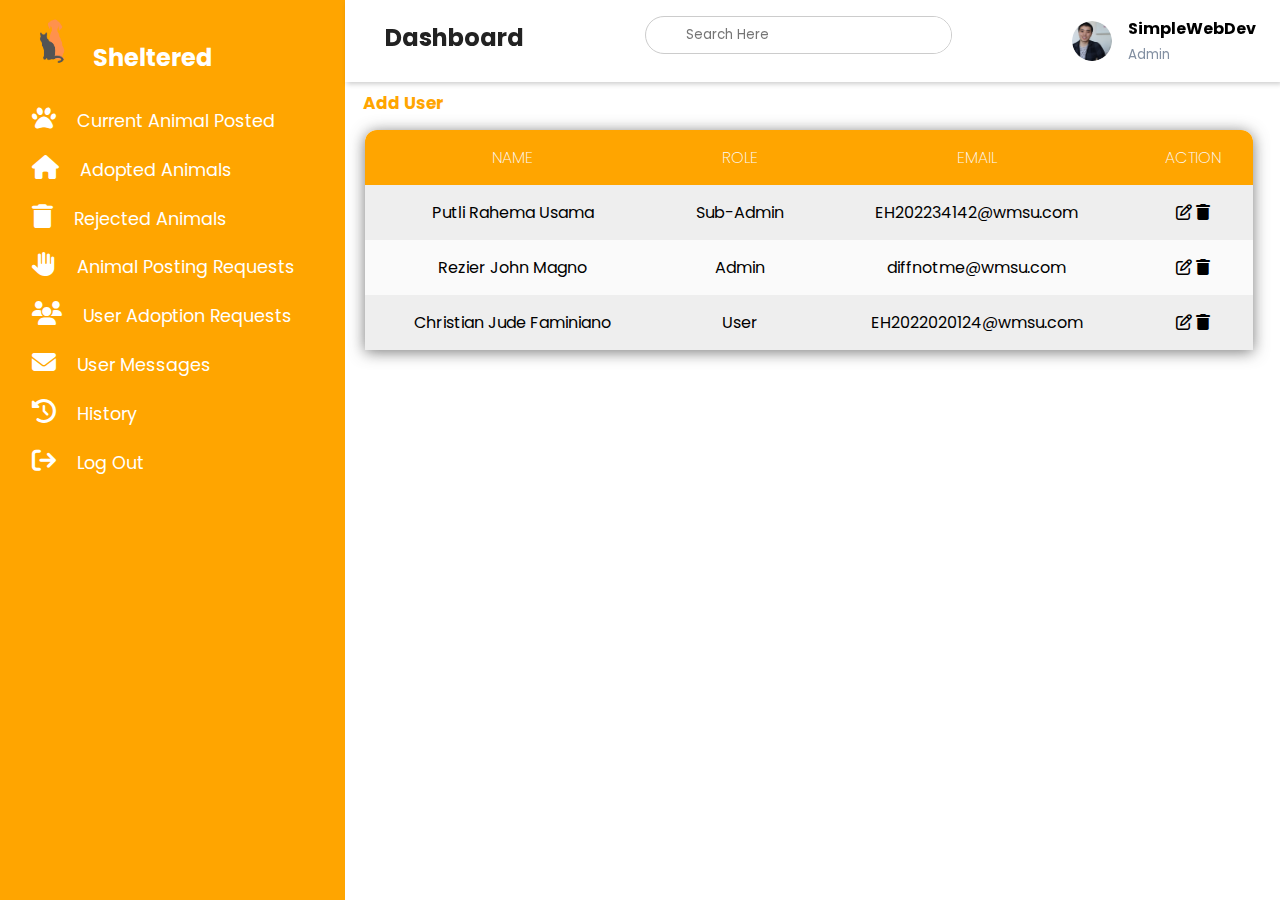
<file: Accounts/index.html>
<!DOCTYPE html>
<html lang="en">
<head>
    <meta charset="UTF-8">
    <meta name="viewport" content="width=device-width, initial-scare=1, maximum-scale=1,">
    <meta http-equiv="X-UA-Compatible" content="IE=edge">
    <meta name="viewport" content="width=device-width, initial-scale=1.0">
    <title>Dashboard</title>
    <link rel="stylesheet" href="https://maxst.icons8.com/vue-static/landings/line-awesome/line-awesome/1.3.0/css/line-awesome.min.css">
    <link rel="stylesheet" href="styles.css">
    <link rel="stylesheet" href="https://cdnjs.cloudflare.com/ajax/libs/font-awesome/6.5.2/css/all.min.css"/>
</head>
<body>
    
    <input type="checkbox" id="nav-toggle">
     <div class="sidebar">
         <div class="sidebar-brand">
            <h2>
                <span><img src="images/1.png" style=" height: 50px; width: 40px; margin:0;"></span>
                <span>Sheltered</span>
            </h2>
            
         </div>

         <div class="sidebar-menu">
            <ul>
                <li><a href="../AdminPage-main/index.html" ><span class="fa fa-thin fa-paw"></span> 
                <span>Current Animal Posted</span></a></li>
            </ul>
            
            <ul>
            <li><a href="../Adopted Animals/index.html" ><span class="fa fa-house"></span> 
                <span>Adopted Animals</span></a></li>
        </ul>
            <ul>
            <li><a href="../Rejected Animals/index.html" ><span class="fa fa-trash"></span>
                <span>Rejected Animals</span></a></li>
        </ul>
            <ul>
                <li><a href="../PostingReqs/index.html"><span class="fa-sharp fa-solid fa-hand"></span>
            <span>Animal Posting Requests</span></a></li>
            </ul>
            <ul>
        
                <li><a href="../UserAdoption/index.html"><span class="fa fa-users"></span>
            <span>User Adoption Requests</span></a></li>
            </ul>
            <ul>
                
                <li><a href="../Messages/index.html" ><span class="fa fa-solid fa-envelope"></span>
            <span>User Messages</span></a></li>
            </ul>
            <ul>
            </ul>
            <ul>
                <li><a href="../History/index.html"><span  class="fa fa-clock-rotate-left"></span>
            <span>History</span></a></li>
            </ul>
            <ul>
                <li><a href="../Index_Login.html"><span class="fa fa-arrow-right-from-bracket"></span>
            <span>Log Out </span></a></li>
            </ul>
     </div>
     </div>

     <div class="main-content">
         <header>
            <h2>
                <label for="nav-toggle">
                     <span class="las la-bars"></span>
                </label> Dashboard
            </h2>
            <div class="search-wrapper">
                <span class="las la-search"></span>
                <input type="seach" placeholder="Search Here">
            </div>

            <div class="user-wrapper">
                <img src="images/profile.jpg" width="40px" height="40px" alt="">
                <div>
                    <h4> SimpleWebDev</h4>
                    <small>Admin</small>
                </div>
            </div>
         </header>

         <div class="island">
            <a href="#adduser"><button class="btnwhite">Add User</button>  </a> 
         </div>

         <main>
         
            
            <table style="border-collapse: collapse; border-spacing: 0; margin: 0px 0 100px 20px;">
               
                <tr>
                    <th>Name</th>
                    <th>Role</th>
                    <th>Email</th>
                    <th>Action</th>
                    
                </tr>
                <tr>
                    <td>Putli Rahema Usama</td>
                    <td>Sub-Admin</td>
                    <td>EH202234142@wmsu.com</td>
                    <td><i class="fa-regular fa-pen-to-square"></i> <i class="fa-solid fa-trash"></i></td>
                </tr>
                <tr>
                    <td>Rezier John Magno</td>
                    <td>Admin</td>
                    <td>diffnotme@wmsu.com</td>
                    <td><i class="fa-regular fa-pen-to-square"></i> <i class="fa-solid fa-trash"></i></td>
                </tr>

                <tr>
                    <td>Christian Jude Faminiano</td>
                    <td>User</td>
                    <td>EH2022020124@wmsu.com</td>
                    <td><i class="fa-regular fa-pen-to-square"></i> <i class="fa-solid fa-trash"></i></td>
                </tr>
                
                <!-- Additional table rows -->
            </table>
            

         </main>

     </div>

     <div class="overlay" id="adduser">
        <div class="wrapper">
            <h2 class="tag">Account Info</h2><a class="close" href="#">&times;</a>
            <div class="content">
                <div class="wrapper2">
                    <div class="name">

                       
                        </div>
                      <div class="petname" >
                        <div class="petn">
                            <div style=" flex:0.35; color: black; font-size: medium; margin: 20px 0 0 10%;"><h4>Username:</h4></div>
                            <div style=" flex:1.3; margin-top: 5px;" ><input class="inputline" type="text"> </div>
                         </div>
                
                        <div class="petn">
                          <div style=" flex:0.35; color: black; font-size: medium; margin: 20px 0 0 10%;"><h4>Role:</h4></div>
                          <div style=" flex:1.3; margin-top: 5px;" ><input class="inputline" type="text"> </div>
                       </div>

                       <div class="petn">
                        <div style=" flex:0.35; color: black; font-size: medium; margin: 20px 0 0 10%;"><h4>Email:</h4></div>
                        <div style=" flex:1.3; margin-top: 5px;" ><input class="inputline" type="text"> </div>
                     </div>

                     <div class="petn">
                        <div style=" flex:0.35; color: black; font-size: medium; margin: 20px 0 0 10%;"><h4>Password:</h4></div>
                        <div style=" flex:1.3; margin-top: 5px;" ><input class="inputline" type="text"> </div>
                     </div>
                
                
                     <div class="petn">
                      <div style=" flex:0.35; color: black; font-size: medium; margin: 27px 0 0 10%;"><h4>Account Type:</h4></div>
                      <div style=" flex:1.3; margin-top: 17px;"  class="Dropdownbox" > 
                        <select id="catBreeds" class="border" >
                            <option hidden ></option>
                            <option class="option" value="option1">Admin</option>
                            <option class="option" value="option1">Sub-Admin</option>
                            <option class="option" value="option1">User</option>
                          </select>
                        </div>
                   </div>
                </div>
            </div>
            
                
                 
                <div>
                    <button class="button1">Create</button>
                    <button class="button" >Cancel</button>
                </div>
                   
                      </div>
                

</body>
</html>
</file>
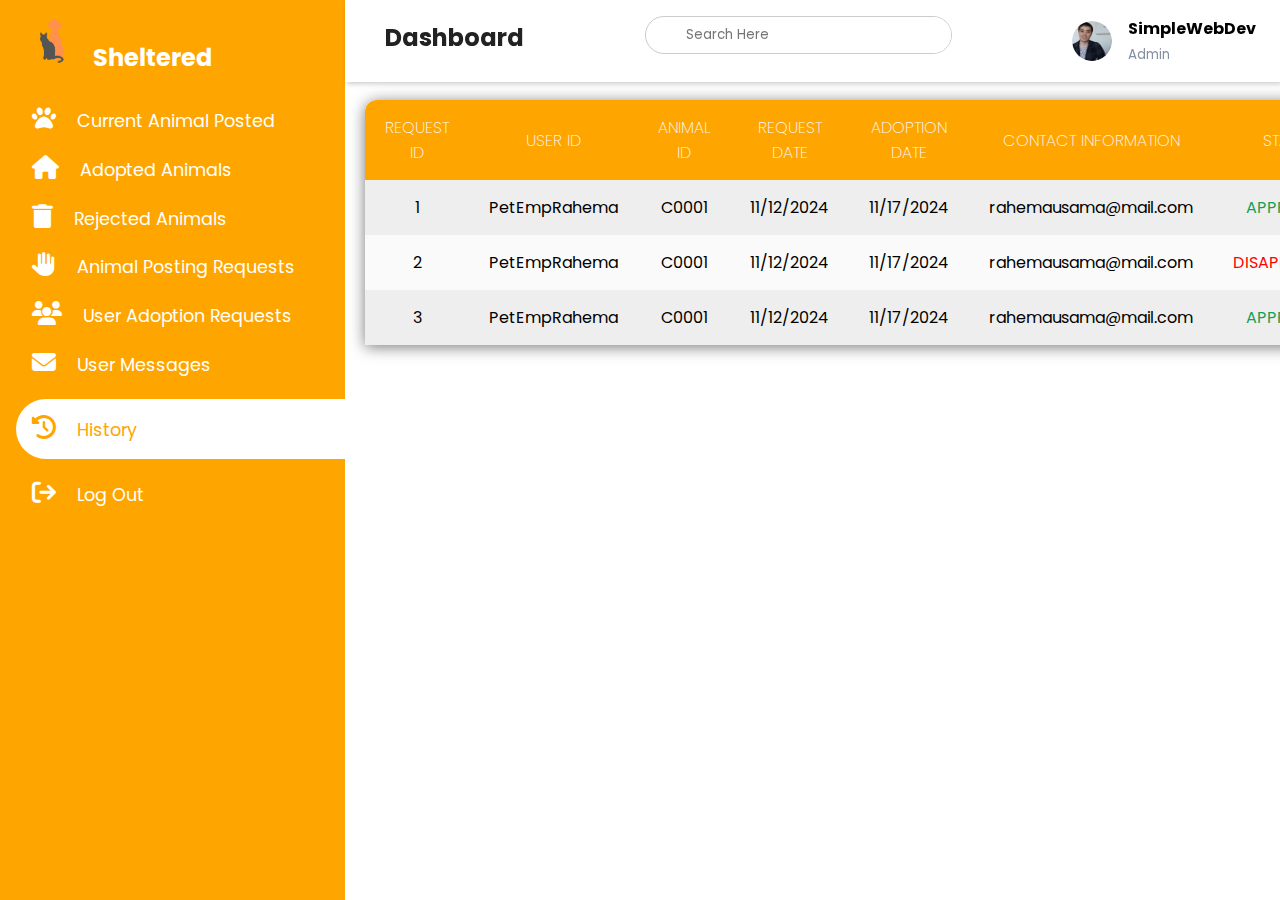
<file: History/index.html>
<!DOCTYPE html>
<html lang="en">
<head>
    <meta charset="UTF-8">
    <meta name="viewport" content="width=device-width, initial-scare=1, maximum-scale=1,">
    <meta http-equiv="X-UA-Compatible" content="IE=edge">
    <meta name="viewport" content="width=device-width, initial-scale=1.0">
    <title>Dashboard</title>
    <link rel="stylesheet" href="https://maxst.icons8.com/vue-static/landings/line-awesome/line-awesome/1.3.0/css/line-awesome.min.css">
    <link rel="stylesheet" href="styles.css">
    <link rel="stylesheet" href="https://cdnjs.cloudflare.com/ajax/libs/font-awesome/6.5.2/css/all.min.css"/>
</head>
<body>
    
    <input type="checkbox" id="nav-toggle">
     <div class="sidebar">
         <div class="sidebar-brand">
            <h2>
                <span><img src="images/1.png" style=" height: 50px; width: 40px; margin:0;"></span>
                <span>Sheltered</span>
            </h2>
            
         </div>

         <div class="sidebar-menu">
            <ul>
                <li><a href="../AdminPage-main/index.html" ><span class="fa fa-thin fa-paw"></span> 
                <span>Current Animal Posted</span></a></li>
            </ul>
            
            <ul>
            <li><a href="../Adopted Animals/index.html" ><span class="fa fa-house"></span> 
                <span>Adopted Animals</span></a></li>
        </ul>
            <ul>
            <li><a href="../Rejected Animals/index.html" ><span class="fa fa-trash"></span>
                <span>Rejected Animals</span></a></li>
        </ul>
            <ul>
                <li><a href="../PostingReqs/index.html"><span class="fa-sharp fa-solid fa-hand"></span>
            <span>Animal Posting Requests</span></a></li>
            </ul>
            <ul>
        
                <li><a href="../UserAdoption/index.html"><span class="fa fa-users"></span>
            <span>User Adoption Requests</span></a></li>
            </ul>
            <ul>
                
                <li><a href="../Messages/index.html"><span class="fa fa-solid fa-envelope"></span>
            <span>User Messages</span></a></li>
            </ul>
            <ul>
                <li><a href="index.html" class="active"><span  class="fa fa-clock-rotate-left"></span>
            <span>History</span></a></li>
            </ul>
            <ul>
                <li><a href="../Index_Login.html"><span class="fa fa-arrow-right-from-bracket"></span>
            <span>Log Out </span></a></li>
            </ul>
     </div>
     </div>

     

     <div class="main-content">
         <header>
            <h2>
                <label for="nav-toggle">
                     <span class="las la-bars"></span>
                </label> Dashboard
            </h2>
            <div class="search-wrapper">
                <span class="las la-search"></span>
                <input type="seach" placeholder="Search Here">
            </div>

            <div class="user-wrapper">
                <img src="images/profile.jpg" width="40px" height="40px" alt="">
                <div>
                    <h4> SimpleWebDev</h4>
                    <small>Admin</small>
                </div>
            </div>
         </header>


       

         <main>
         
            
            <table style="border-collapse: collapse; border-spacing: 0; margin: 100px 0 100px 20px;">
               
                <tr>
                    <th>Request ID</th>
                    <th>User ID</th>
                    <th>Animal ID</th>
                    <th>Request Date</th>
                    <th>Adoption Date</th>
                    <th>Contact Information</th>
                    <th>Status</th>
                </tr>
                <tr>
                    <td>1</td>
                    <td>PetEmpRahema</td>
                    <td>C0001</td>
                    <td>11/12/2024</td>
                    <td>11/17/2024</td>
                    <td>rahemausama@mail.com</td>
                    <td style="color: rgb(19, 160, 87);">APPROVED</td>
                </tr>
                <tr>
                    <td>2</td>
                    <td>PetEmpRahema</td>
                    <td>C0001</td>
                    <td>11/12/2024</td>
                    <td>11/17/2024</td>
                    <td>rahemausama@mail.com</td>
                    <td style="color: RED;">DISAPPROVED</td>
                </tr><tr>
                    <td>3</td>
                    <td>PetEmpRahema</td>
                    <td>C0001</td>
                    <td>11/12/2024</td>
                    <td>11/17/2024</td>
                    <td>rahemausama@mail.com</td>
                    <td style="color: rgb(19, 160, 87);">APPROVED</td>
                </tr>
                
               
            </table>
            

         </main>

     </div>


</body>
</html>
</file>
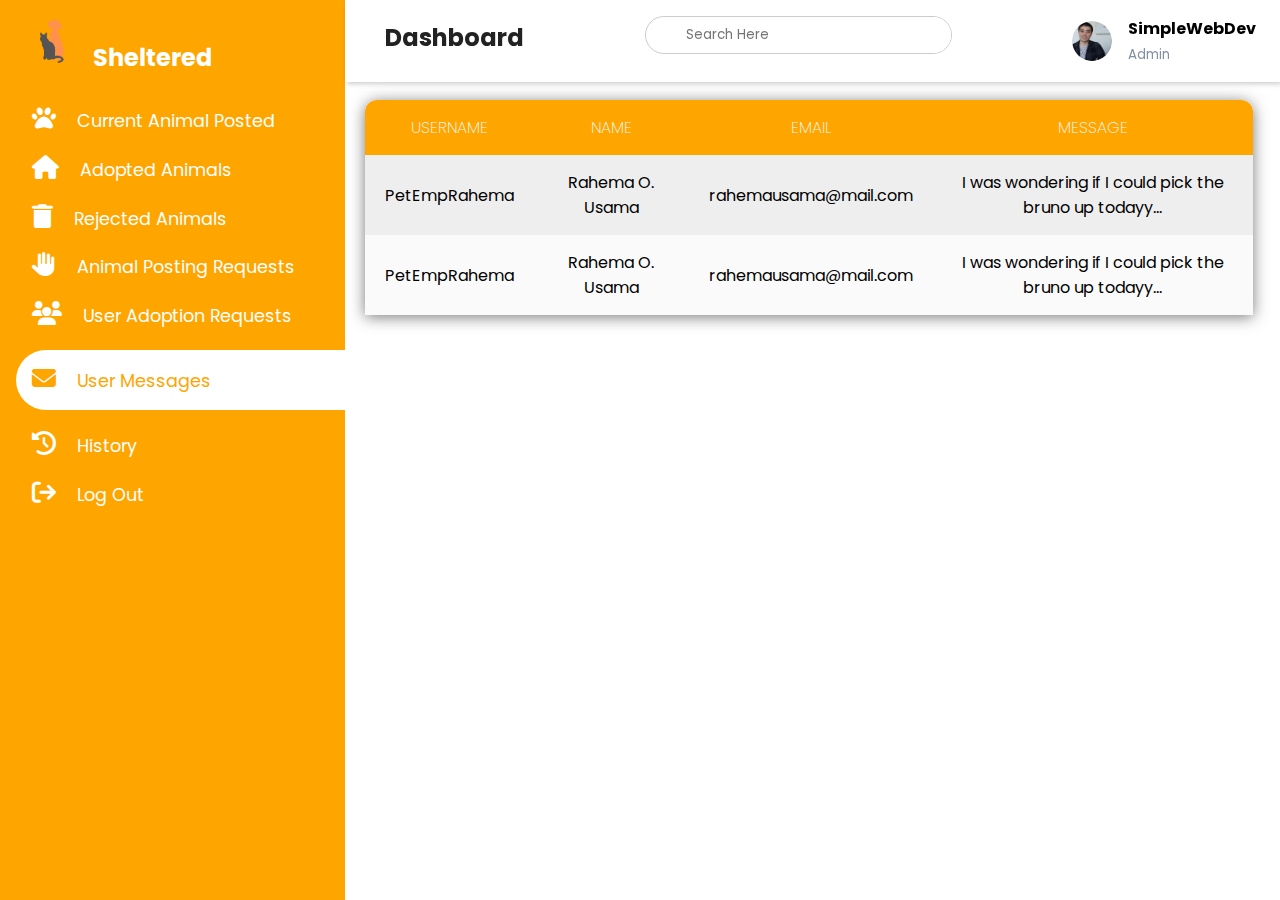
<file: Messages/index.html>
<!DOCTYPE html>
<html lang="en">
<head>
    <meta charset="UTF-8">
    <meta name="viewport" content="width=device-width, initial-scare=1, maximum-scale=1,">
    <meta http-equiv="X-UA-Compatible" content="IE=edge">
    <meta name="viewport" content="width=device-width, initial-scale=1.0">
    <title>Dashboard</title>
    <link rel="stylesheet" href="https://maxst.icons8.com/vue-static/landings/line-awesome/line-awesome/1.3.0/css/line-awesome.min.css">
    <link rel="stylesheet" href="styles.css">
    <link rel="stylesheet" href="https://cdnjs.cloudflare.com/ajax/libs/font-awesome/6.5.2/css/all.min.css"/>
</head>
<body>
    
    <input type="checkbox" id="nav-toggle">
     <div class="sidebar">
         <div class="sidebar-brand">
            <h2>
                <span><img src="images/1.png" style=" height: 50px; width: 40px; margin:0;"></span>
                <span>Sheltered</span>
            </h2>
            
         </div>

         <div class="sidebar-menu">
            <ul>
                <li><a href="../AdminPage-main/index.html" ><span class="fa fa-thin fa-paw"></span> 
                <span>Current Animal Posted</span></a></li>
            </ul>
            
            <ul>
            <li><a href="../Adopted Animals/index.html" ><span class="fa fa-house"></span> 
                <span>Adopted Animals</span></a></li>
        </ul>
            <ul>
            <li><a href="../Rejected Animals/index.html"  ><span class="fa fa-trash"></span>
                <span>Rejected Animals</span></a></li>
        </ul>
            <ul>
                <li><a href="../PostingReqs/index.html"><span class="fa-sharp fa-solid fa-hand"></span>
            <span>Animal Posting Requests</span></a></li>
            </ul>
            <ul>
        
                <li><a href="../UserAdoption/index.html" ><span class="fa fa-users"></span>
            <span>User Adoption Requests</span></a></li>
            </ul>
            <ul>
                
                <li><a href="index.html" class="active"><span class="fa fa-solid fa-envelope"></span>
            <span>User Messages</span></a></li>
            </ul>
         
            <ul>
                <li><a href="../History/index.html"><span  class="fa fa-clock-rotate-left"></span>
            <span>History</span></a></li>
            </ul>
            <ul>
                <li><a href="../Index_Login.html"><span class="fa fa-arrow-right-from-bracket"></span>
            <span>Log Out </span></a></li>
            </ul>
     </div>
     </div>

     <div class="main-content">
         <header>
            <h2>
                <label for="nav-toggle">
                     <span class="las la-bars"></span>
                </label> Dashboard
            </h2>
            <div class="search-wrapper">
                <span class="las la-search"></span>
                <input type="seach" placeholder="Search Here">
            </div>

            <div class="user-wrapper">
                <img src="images/profile.jpg" width="40px" height="40px" alt="">
                <div>
                    <h4> SimpleWebDev</h4>
                    <small>Admin</small>
                </div>
            </div>
         </header>



         <main>
         
            
            <table style="border-collapse: collapse; border-spacing: 0; margin: 100px 0 100px 20px;">
               
                <tr>
                    <th>Username</th>
                    <th>Name</th>
                    <th>Email</th>
                    <th>Message</th>
                    
                </tr>
                <tr>
                    <td>PetEmpRahema</td>
                    <td>Rahema O. Usama</td>
                    <td>rahemausama@mail.com</td>
                    <td>I was wondering if I could pick the bruno up todayy...</td>
                </tr>
                <tr>
                    <td>PetEmpRahema</td>
                    <td>Rahema O. Usama</td>
                    <td>rahemausama@mail.com</td>
                    <td>I was wondering if I could pick the bruno up todayy...</td>
                </tr>
                
                <!-- Additional table rows -->
            </table>
            

         </main>

     </div>


</body>
</html>
</file>
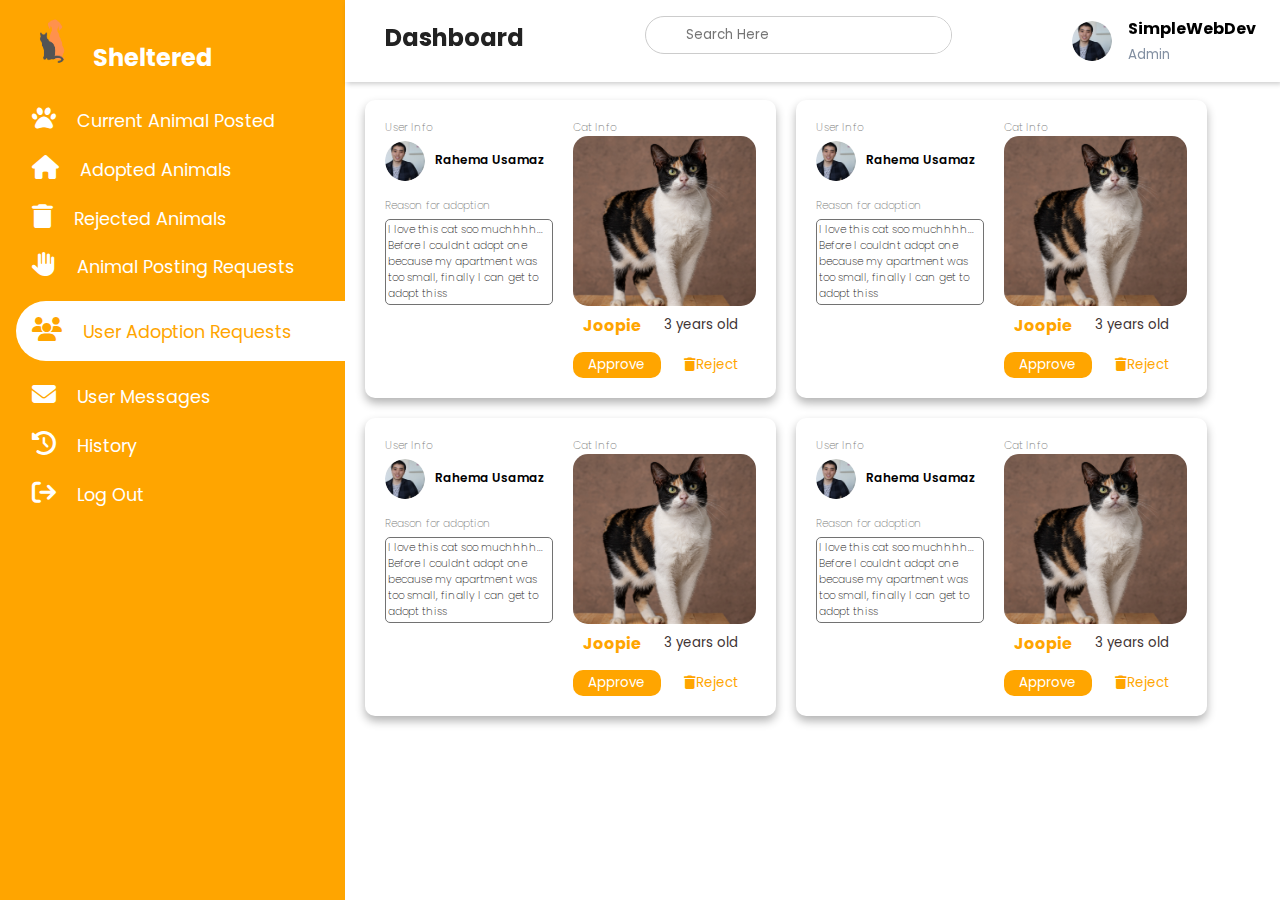
<file: UserAdoption/index.html>
<!DOCTYPE html>
<html lang="en">
<head>
    <meta charset="UTF-8">
    <meta name="viewport" content="width=device-width, initial-scare=1, maximum-scale=1,">
    <meta http-equiv="X-UA-Compatible" content="IE=edge">
    <meta name="viewport" content="width=device-width, initial-scale=1.0">
    <title>Dashboard</title>
    <link rel="stylesheet" href="https://maxst.icons8.com/vue-static/landings/line-awesome/line-awesome/1.3.0/css/line-awesome.min.css">
    <link rel="stylesheet" href="styles.css">
    <link rel="stylesheet" href="https://cdnjs.cloudflare.com/ajax/libs/font-awesome/6.5.2/css/all.min.css"/>
</head>
<body>
    
    <input type="checkbox" id="nav-toggle">
     <div class="sidebar">
         <div class="sidebar-brand">
            <h2>
                <span><img src="images/1.png" style=" height: 50px; width: 40px; margin:0;"></span>
                <span>Sheltered</span>
            </h2>
            
         </div>

         <div class="sidebar-menu">
            <ul>
                <li><a href="../AdminPage-main/index.html" ><span class="fa fa-thin fa-paw"></span> 
                <span>Current Animal Posted</span></a></li>
            </ul>
            
            <ul>
            <li><a href="../Adopted Animals/index.html" ><span class="fa fa-house"></span> 
                <span>Adopted Animals</span></a></li>
        </ul>
            <ul>
            <li><a href="../Rejected Animals/index.html"  ><span class="fa fa-trash"></span>
                <span>Rejected Animals</span></a></li>
        </ul>
            <ul>
                <li><a href="../PostingReqs/index.html"><span class="fa-sharp fa-solid fa-hand"></span>
            <span>Animal Posting Requests</span></a></li>
            </ul>
            <ul>
        
                <li><a href="index.html" class="active"><span class="fa fa-users"></span>
            <span>User Adoption Requests</span></a></li>
            </ul>
            <ul>
                
                <li><a href="../Messages/index.html"><span class="fa fa-solid fa-envelope"></span>
            <span>User Messages</span></a></li>
            </ul>
            <ul>
                <li><a href="../History/index.html"><span  class="fa fa-clock-rotate-left"></span>
            <span>History</span></a></li>
            </ul>
            <ul>
                <li><a href="../Index_Login.html"><span class="fa fa-arrow-right-from-bracket"></span>
            <span>Log Out </span></a></li>
            </ul>
     </div>
 </div>

     <div class="main-content">
         <header>
            <h2>
                <label for="nav-toggle">
                     <span class="las la-bars"></span>
                </label> Dashboard
            </h2>
            <div class="search-wrapper">
                <span class="las la-search"></span>
                <input type="seach" placeholder="Search Here">
            </div>

            <div class="user-wrapper">
                <img src="images/profile.jpg" width="40px" height="40px" alt="">
                <div>
                    <h4> SimpleWebDev</h4>
                    <small>Admin</small>
                </div>
            </div>
         </header>

         <main>
           
        <div class="gridcontainer">
            <a href="#preview">
          <div style=" box-shadow:  0px 5px 10px rgba( 0, 0, 0, 0.30);   border-radius: 10px; padding: 10px;">
            <div class="request">
                <div class="user">
                    <h6>User Info</h3>
                    <div style="display: grid; grid-template-columns: 50px 1fr;">
                        <div>
                        <class="profile"><img class="profile-css" src="images/profile.jpg">
                    </div>
                        <div>
                            <h1 class="info"> Rahema Usamaz</h1> 
                        </div>
                    </div>
                    <h6 style="margin: 10px 0 5px 0;">Reason for adoption</h3>        
                   <div class="reasonfor">
                    <h6 style="padding:2px; color: rgb(27, 25, 25);">I love this cat soo muchhhh... Before I couldnt adopt one because my apartment was too small,
                    finally I can get to adopt thiss
                    </h6>    </div> 

                </div>
                <div class="preview">
                    <h6 stly="margin-bottom:10%;">Cat Info</h3>
                    <div> <img class="thumbnail" src="images/cat1.jpg"> 

                    <div class="grid">
                       <div>  <h1 class="titlesec"> Joopie</h1> </div> 
                       <div class="description">
                          
                           <h5 class="year">3 years old</p4>
                       </div>         
                       </div> 
                   </div>

                   <div style=" display:grid; grid-template-columns: 1fr 1fr; column-gap: 7px;">
                    <button style="color: white; background-color: orange; " >Approve</button>
                    <button style="color: orange; background-color: transparent; " >  <i class="fa fa-trash"></i>Reject</button></div>
                </div>
             </div>  
           </div>
        </a>



        <a href="#preview">
            <div style=" box-shadow:  0px 5px 10px rgba( 0, 0, 0, 0.30);   border-radius: 10px; padding: 10px;">
              <div class="request">
                  <div class="user">
                      <h6>User Info</h3>
                      <div style="display: grid; grid-template-columns: 50px 1fr;">
                          <div>
                          <class="profile"><img class="profile-css" src="images/profile.jpg">
                      </div>
                          <div>
                              <h1 class="info"> Rahema Usamaz</h1> 
                          </div>
                      </div>
                      <h6 style="margin: 10px 0 5px 0;">Reason for adoption</h3>        
                     <div class="reasonfor">
                      <h6 style="padding:2px; color: rgb(27, 25, 25);">I love this cat soo muchhhh... Before I couldnt adopt one because my apartment was too small,
                      finally I can get to adopt thiss
                      </h6>    </div> 
  
                  </div>
                  <div class="preview">
                      <h6 stly="margin-bottom:10%;">Cat Info</h3>
                      <div> <img class="thumbnail" src="images/cat1.jpg"> 
  
                      <div class="grid">
                         <div>  <h1 class="titlesec"> Joopie</h1> </div> 
                         <div class="description">
                            
                             <h5 class="year">3 years old</p4>
                         </div>         
                         </div> 
                     </div>
  
                     <div style=" display:grid; grid-template-columns: 1fr 1fr; column-gap: 7px;">
                      <button style="color: white; background-color: orange; " >Approve</button>
                      <button style="color: orange; background-color: transparent; " >  <i class="fa fa-trash"></i>Reject</button></div>
                  </div>
               </div>  
             </div>
          </a>


          <a href="#preview">
            <div style=" box-shadow:  0px 5px 10px rgba( 0, 0, 0, 0.30);   border-radius: 10px; padding: 10px;">
              <div class="request">
                  <div class="user">
                      <h6>User Info</h3>
                      <div style="display: grid; grid-template-columns: 50px 1fr;">
                          <div>
                          <class="profile"><img class="profile-css" src="images/profile.jpg">
                      </div>
                          <div>
                              <h1 class="info"> Rahema Usamaz</h1> 
                          </div>
                      </div>
                      <h6 style="margin: 10px 0 5px 0;">Reason for adoption</h3>        
                     <div class="reasonfor">
                      <h6 style="padding:2px; color: rgb(27, 25, 25);">I love this cat soo muchhhh... Before I couldnt adopt one because my apartment was too small,
                      finally I can get to adopt thiss
                      </h6>    </div> 
  
                  </div>
                  <div class="preview">
                      <h6 stly="margin-bottom:10%;">Cat Info</h3>
                      <div> <img class="thumbnail" src="images/cat1.jpg"> 
  
                      <div class="grid">
                         <div>  <h1 class="titlesec"> Joopie</h1> </div> 
                         <div class="description">
                            
                             <h5 class="year">3 years old</p4>
                         </div>         
                         </div> 
                     </div>
  
                     <div style=" display:grid; grid-template-columns: 1fr 1fr; column-gap: 7px;">
                      <button style="color: white; background-color: orange; " >Approve</button>
                      <button style="color: orange; background-color: transparent; " >  <i class="fa fa-trash"></i>Reject</button></div>
                  </div>
               </div>  
             </div>
          </a>

          <a href="#preview">
            <div style=" box-shadow:  0px 5px 10px rgba( 0, 0, 0, 0.30);   border-radius: 10px; padding: 10px;">
              <div class="request">
                  <div class="user">
                      <h6>User Info</h3>
                      <div style="display: grid; grid-template-columns: 50px 1fr;">
                          <div>
                          <class="profile"><img class="profile-css" src="images/profile.jpg">
                      </div>
                          <div>
                              <h1 class="info"> Rahema Usamaz</h1> 
                          </div>
                      </div>
                      <h6 style="margin: 10px 0 5px 0;">Reason for adoption</h3>        
                     <div class="reasonfor">
                      <h6 style="padding:2px; color: rgb(27, 25, 25);">I love this cat soo muchhhh... Before I couldnt adopt one because my apartment was too small,
                      finally I can get to adopt thiss
                      </h6>    </div> 
  
                  </div>
                  <div class="preview">
                      <h6 stly="margin-bottom:10%;">Cat Info</h3>
                      <div> <img class="thumbnail" src="images/cat1.jpg"> 
  
                      <div class="grid">
                         <div>  <h1 class="titlesec"> Joopie</h1> </div> 
                         <div class="description">
                            
                             <h5 class="year">3 years old</p4>
                         </div>         
                         </div> 
                     </div>
  
                     <div style=" display:grid; grid-template-columns: 1fr 1fr; column-gap: 7px;">
                      <button style="color: white; background-color: orange; " >Approve</button>
                      <button style="color: orange; background-color: transparent; " >  <i class="fa fa-trash"></i>Reject</button></div>
                  </div>
               </div>  
             </div>
          </a>

          

           
         

           

           


            </div>          
         </main>

     </div>


     <div class="overlay" id="preview">
        <div class="wrapper">
            <h2 class="tag">Animal Info</h2><a class="close" href="#">&times;</a>
            <div class="content">
                <div class="wrapper2">


    
                    <section class="section1">
                        <div class="container">
                             <div class="leftbox">    
                                 <div class="slider-wrapper">
                                     <div class="slider">
                                         <img id="slide-1" src="./images/cat1.jpg"  />
                                         <img id="slide-2" src="./images/cat1.jpg"  />
                                         <img id="slide-3" src="./images/cat1.jpg"  />
                                     </div>
                                     <div class="slider-nav">
                                         <a href="#slide-1"></a>
                                         <a href="#slide-2"></a>
                                         <a href="#slide-3"></a>
                                     </div>
                                 </div>
                             </div>
                            
                 
                             
                 
                             
                             <div class="rightbox">
                                 <div class="rightbox">
                                     <div  class="top">
                                     <div class="gridtop">
                                       <div class="top-left">
                                         <div style="margin: 20px;" class="specs">
                                             <h3 class="Petname">Joopie</h3>
                                 
                                             <h5 >Breed</h5>
                                             <h5>Colour</h5>
                                             <h5>Age</h5>
                                             <h5>Sex</h5>
                                             <h5>  Arrived Date </h5>
                                             <h5>  Arrived From </h5>
                                             <h5> Size </h5>
                                             <h5>Location</h5>     
                                        </div>
                                        </div>
                                     
                                     </div>
                                     
                 
                                         <div class="top-right">
                                             <div class="spec" style="margin: 15px;">
                                           
                                             <h5 >Unknown</h5>
                                             <h5>Grey</h5>
                                             <h5>5 months old</h5>
                                             <h5>Male</h5>
                                             <h5>  21/04/2024</h5>
                                             <h5>  -</h5>
                                             <h5>  Large (15-30kg) </h5>
                                             <h5>Kabasalan</h5>
                                         </div>
                                         
                                         </div>
                 
                                      
                                    
                                     </div>
                       
                                
                 
                                 </div> 
                             </div>
                             
                         </div>   
                 
                 
                 
                         
                     </section>
                 
                     <section class="section2">
                         <div class="container2">
                             <div class="bottombox">  
                                 <div class="innerbottom">
                                 <div class="description"> 
                                     <h6 style="color: orange; font-size: large; margin-top: 15px; font-weight: 500; margin: 20px 0 5px 0;">Description</h3>
                                     <h6 style="margin:0 0 10px 0; font-weight: 400;">Tibbs is a very nervous and timid boy until he gets used to you, once he gets used to you, he is very sweet and loving. Most of his life he has been used to women, so he does prefer women, we dont know how he is with men. He is amazing with other dogs, and would ideally love a home with another dog, but its not essential. He needs a home with no kids, somewhere that is relatively quiet, so he can feel safe and adjust. He is fine when on his own, but someone home alot might be best, so he can have more one on one time to help boost his confidence. If you think you can offer this sensitive boy the time and patience he needs, then please fill in an application. </h2>
                                 </div >
                                 <div class="favorite" >
                                     <h6 style="color: rgb(31, 31, 31); font-size: 12px; margin-top: 15px; font-weight: 500; margin: 20px 0 5px 0;">Favorite Things</h2>
                                         <div style="display: grid; grid-template-columns: auto auto auto 1fr; column-gap: 15px;" >
                                           <div style="display: grid; grid-template-columns: 15px 1fr;">
                                             <div> <img style="height: 15px; width: 15px;" src="./images/image-removebg-preview.png" alt=""> </div>
                                             <div style="color: rgb(62, 51, 51);  margin:0; font-size: 11px; font-weight: 400;">Belly Rubs</div>
                                            </div>
                 
                                            <div style="display: grid; grid-template-columns: 15px 1fr;">
                                             <div> <img style="height: 15px; width: 15px;" src="./images/image-removebg-preview.png" alt=""> </div>
                                             <div style="color: rgb(62, 51, 51);  margin:0; font-size: 11px; font-weight: 400;"> Cuddles on Sofa</div>
                                            </div>
                 
                                            <div style="display: grid; grid-template-columns: 15px 1fr;">
                                             <div> <img style="height: 15px; width: 15px;" src="./images/image-removebg-preview.png "alt=""> </div>
                                             <div style="color: rgb(62, 51, 51);  margin:0; font-size: 11px; font-weight: 400;"> Cuddles on Sofa</div>
                                            </div>
                 
                                            
                                        </div>
                                     
                                 </div>
                                 <div class="requirements">
                                     <h6 style="color: rgb(31, 31, 31); font-size: 12px;font-weight: 500; margin: 20px 0 0 0;" >Home Requirements</h3>
                                        <div style="display: grid; grid-template-columns: auto auto auto 1fr; column-gap: 20px;" >
                                         <div style="display: grid; grid-template-rows: auto auto;">
                                             <div><h6 style=" margin: 5px 0 0 0; color: rgb(0, 0, 0); font-size: 11px; font-weight: 400;">Minimum age of children</h6> </div>
                                             <div><h6 style=" margin: 5px 0 0 0; color: rgb(112, 112, 112); font-size: 10px; font-weight: 400;">12+</h6> </div>
                                         </div> 
                 
                                         <div style="display: grid; grid-template-rows: auto auto;">
                                             <div><h6 style=" margin: 5px 0 0 0; color: rgb(0, 0, 0); font-size: 11px; font-weight: 400;">Can they live with dogs?</h6> </div>
                                             <div><h6 style=" margin: 5px 0 0 0; color: rgb(112, 112, 112); font-size: 10px; font-weight: 400;">Can live with a dog</h6> </div>
                                         </div> 
                                         
                                         <div style="display: grid; grid-template-columns: 15px 1fr; margin-top: 5px;">
                                             <div> <img style="height: 15px; width: 15px;" src="./images/image-removebg-preview.png" alt=""> </div>
                                             <div style="color: rgb(62, 51, 51);  margin:0; font-size: 11px; font-weight: 400;"> Extra secure garden required</div>
                                            </div>
                                         
                                            <div style="display: grid; grid-template-columns: 15px 1fr; margin-top: 5px;">
                                             <div> <img style="height: 15px; width: 15px;" src="./images/image-removebg-preview.png" alt=""> </div>
                                             <div style="color: rgb(62, 51, 51);  margin:0; font-size: 11px; font-weight: 400;">  Experienced home required</div>
                                            </div>
                 
                                        </div>
                                 </div>
                                 
                             </div>
                             
                           </div>
                            
                         
                             
                         </div>   
                         <div style="margin: 300px 0 100px 85px;"><p>Reason For Adoption</p>
                            <textarea style="margin-bottom: 20px;" rows="4" cols="130" placeholder="I love this cat soo muchhhh... Before I couldnt adopt one because my apartment was too small, finally I can get to adopt thiss"></textarea>
                             
                     </section>
                   


                </div>
            </div>
        </div>
    </div>


</body>
</html>
</file>
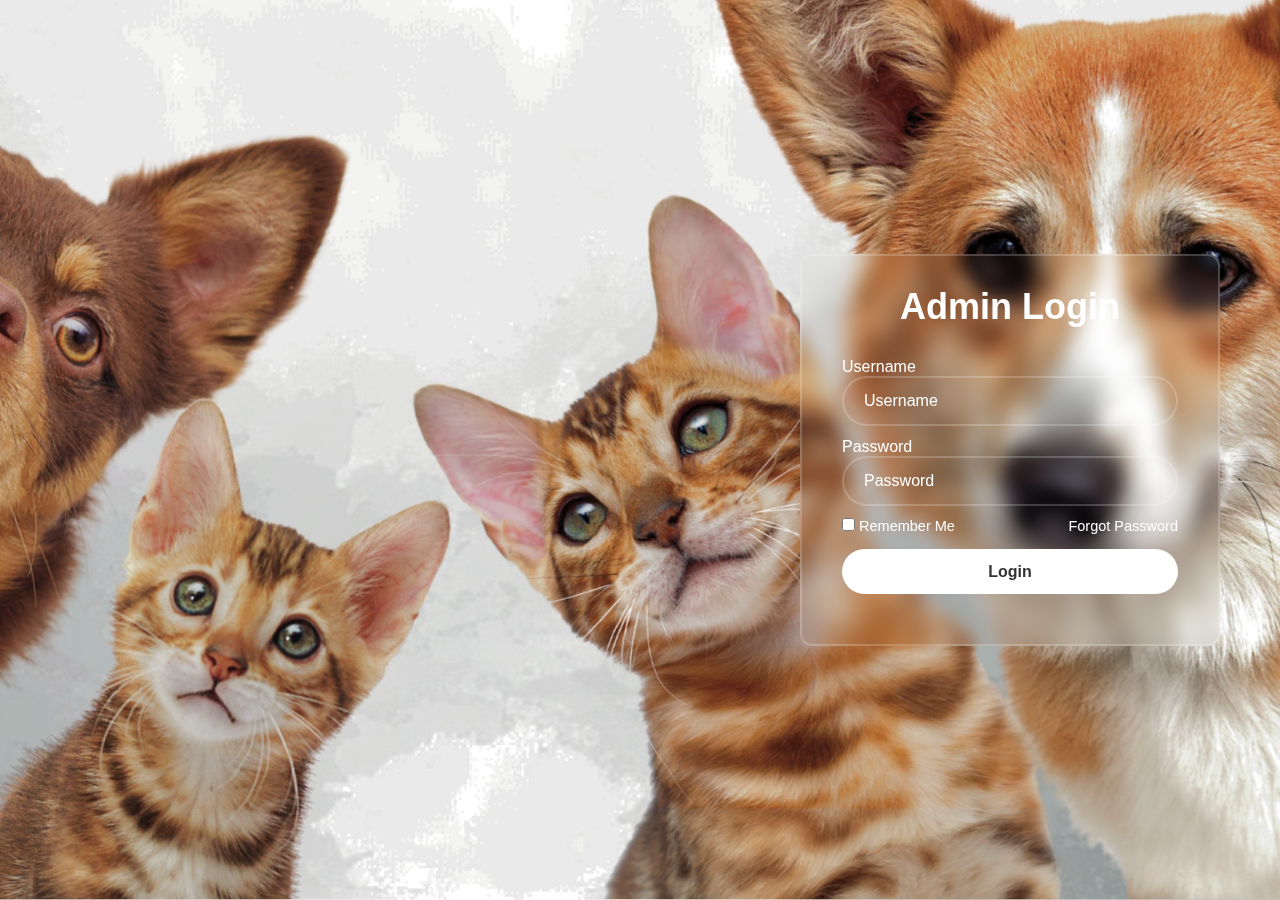
<file: Index_Login.html>
<!DOCTYPE html>
<html lang="en">
<head>
  <meta charset="UTF-8">
  <meta name="viewport" content="width=device-width, initial-scale=1.0">
  <title>Sheltered</title>
  <link rel="shortcut icon" type="x-icon" href="asd.png">
  <link rel="stylesheet" href="style_Login.css">
</head>
<body>


  <video autoplay loop muted plays-inline class="background-clip">
    <source src="bgg.mp4" type="video/mp4">
</video>

 <!-- Log In Form-->
 <div>
  <div class="wrapper">
    <div>
    <form action="Homepage/index.html">
      <h1>Admin Login</h1>
      <div class="input-box">
        <label for="username">Username</label>
        <input type="text" id="username" name="username" placeholder="Username" required>
        <i class='bx bxs-user'></i>
      </div>
      <div class="input-box">
        <label for="password">Password</label>
        <input type="password" id="password" name="password" placeholder="Password" required>
        <i class='bx bxs-lock-alt' ></i>
      </div>
      <div class="remember-forgot">
        <div>
          <input type="checkbox" id="remember" name="remember">
          <label for="remember">Remember Me</label>
        </div>
        <a href="#">Forgot Password</a>
      </div>
    <a href="AdminPage-main/index.html">   <button type="button" class="button">Login</button></a>
      <div class="register-link">
      </div>
    </form>
  </div>
  </div>
  

</body>
</html>
</file>
<file: Accounts/styles.css>
@import url('https://fonts.googleapis.com/css2?family=Poppins:wght@300;400;500;600&display=swap');

:root {
     --main-color: orange;
     --color-dark: #1D2231;
     --text-grey: #8390A2;
}

*{
    padding: 0;
    margin: 0;
    box-sizing: border-box;
    list-style-type: none;
    text-decoration: none;
    font-family: 'Poppins', sans-serif;
}

.sidebar{
    width: 345px;
    position:fixed;
    left: 0;
    top: 0;
    height: 100%;
    background: var(--main-color);
    z-index: 100;
    transition: width 300ms; 
}

.sidebar-brand{
    height: 90px;
    padding: 1rem 0rem 1rem 2rem;
    color: #fff;
}

.sidebar-brand span{
    display: inline-block;
    padding-right: 1rem;
}

.sidebar-menu{
    margin-top: 1rem;
}

.sidebar-menu li{
    width: 100%;
    margin-bottom: 1.3rem;
    padding-left: 1rem;
    color: #fff;
}

.sidebar-menu a{
    padding-left: 1rem;
    display: block;
    color: #fff;
    font-size: 1.1rem;
}

.sidebar-menu a.active{
    background-color: #fff;
    padding-top: 1rem;
    padding-bottom: 1rem;
    color: var(--main-color);
    border-radius: 30px 0px 0px 30px;
}

.sidebar-menu a span:first-child{
    font-size: 1.5rem;
    padding-right: 1rem;
}

#nav-toggle:checked + .sidebar{
    width: 70px;
    
}

#nav-toggle:checked + .gridcontainer {
    display: grid;
    grid-template-columns: 1fr 1fr 1fr 1fr 1fr 1fr;
    row-gap: 20px; /* example additional property */
    /* Add other grid properties here if needed */
}


#nav-toggle:checked + .sidebar .sidebar-brand,
#nav-toggle:checked + .sidebar li{
    padding-left: 1rem;
    text-align: center;
}

#nav-toggle:checked + .sidebar li a{
    padding-left: 0rem;
}

#nav-toggle:checked + .sidebar .sidebar-brand h2 span:last-child,
#nav-toggle:checked + .sidebar li a span:last-child{
    display: none;
}





#nav-toggle:checked ~ .main-content{
    margin-left: 70px;
}

#nav-toggle:checked ~ .main-content header{
    width: calc(100% - 70px);
    left: 70px;
}

.main-content{
    transition: margin-left 300ms;
    margin-left: 345px;
}

header{
    background: #fff;
    display: flex;
    justify-content: space-between;
    padding: 1rem 1.5rem;
    box-shadow: 2px 2px 5px rgba(0,0,0,0.2);
    position: fixed;
    left: 345px;
    width: calc(100% - 345px);
    top: 0;
    z-index: 100;
    transition: left 300ms;
}

#nav-toggle{
    display: none;
}

header h2{
    color: #222;
}

header label span{
    font-size: 1.7rem;
    padding-right: 1rem;
}

.search-wrapper{
    border: 1px solid #ccc;
    border-radius: 30px;
    height: 50%;
    display: flex;
    align-items: center;
    overflow-x: hidden;
}

.search-wrapper span{
    display: inline-block;
    padding: 0rem 1rem;
    font-size: 1.5rem;
}

.search-wrapper input{
    height: 100%;
    padding: .5rem;
    border: none;
    outline: none;
}

.user-wrapper{
    display: flex;
    align-items: center;
}

.user-wrapper img{
    border-radius: 50%;
    margin-right: 1rem;
}

.user-wrapper small{
    display: inline-block;
    color: var(--text-grey);
}

main{
    height: 100%;
    width: 100%;
}



.island{
    margin: 90px 0px 10px 10px;
    border-radius: 15px;
    height: 30px;
    background-color: transparent;
  border-style:none;
    width: 200px;
}

.btnwhite{
    width: 100% 0 100% 0;
    font-size: 17px;
    font-weight: 700;
    border: none;
    color: orange; background-color:transparent;
    margin-left: 8px;
}


   table{

    width: 95%; 
    border-collapse: collapse;
    border-spacing: 0;
    box-shadow: 0 2px 15px rgba(64,64,64,.7);
    border-radius: 12px 12px 0 0;
    overflow: hidden;
   
   }
   td , th{
    padding: 15px 20px;
    text-align: center;
    
   
   }
   th{
    background-color: orange;
    color: #fafafa;
    font-weight: 200;
    text-transform: uppercase;
   
   }
   tr{
    width: 100%;
    background-color: #fafafa;
   }
   tr:nth-child(even){
    background-color: #eeeeee;
   }
@media only screen and (max-width: 1200px){

    .sidebar{
        width: 70px;
        
    }
    
    .sidebar .sidebar-brand,
    .sidebar li{
        padding-left: 1rem;
        text-align: center;
    }
    
    .sidebar li a{
        padding-left: 0rem;
    }
    
    .sidebar .sidebar-brand h2 span:last-child,
    .sidebar li a span:last-child{
        display: none;
    }
    
    .main-content{
        margin-left: 70px;
    }
    
    .main-content header{
        width: calc(100% - 70px);
        left: 70px;
    }

    
}

@media only screen and (max-width: 960px) {

    
    .gridcontainer{
        display: grid;
        grid-template-columns: 1fr 1fr 1fr 1fr 1fr;

}

    .recent-grid{
        grid-template-columns: 60% 40%;
    }

    .search-wrapper{
        display: none;
    }   
}










  
.container {
	border-radius: 5px;
	background-color: #ffffff;
	width: 100%;
  height: 100%;
  margin-left:10px;
  margin-top: 0;

}
form label {
	text-transform: uppercase;
	font-weight: 500;
	letter-spacing: 3px;
}
input[type=text], select, textarea {
	width: 86%;
	padding: 12px;
	border: 1px solid #ccc;
	border-radius: 4px;
	box-sizing: border-box;
	margin-top: 6px;
	margin-bottom: 16px;
	resize: vertical;
}
input[type="submit"] {
	background-color: #413b3b;
	color: #fff;
	padding: 15px 50px;
	border: none;
	border-radius: 50px;
	cursor: pointer;
	font-size: 15px;
	text-transform: uppercase;
	letter-spacing: 3px;
}

.content{
  width: 100%;
  height: 100%;
  margin: 0;
}

.tag{
    
    width: 95%;
    font-size: 24px;
    font-weight:700;
    margin: 0px 10px 20px 10px;
}

.border{
    color: rgb(64, 61, 61);
    border-style: none;
   width: 90%;
   height: 40px;
   margin-right:0%;
   background: rgb(243, 245, 249);
   border-radius: 15px;
  }


.titlesec5{
    color: orange;
    width: 95%;
    font-size: 14px;
    font-weight:400;
    margin: 0 10px 0 10px;
  }

  #nav-toggle:checked + .overlay {
    visibility: visible;
    opacity: 1;
    background: rgba(198, 27, 27, 0.8);
}

.overlay {
    position: fixed;
    top: 0;
    bottom: 0;
    left: 0;
    right: 0;
    background: rgba(0, 0, 0, 0.8);
    transition: opacity 0.5s, visibility 0s linear 0s;
    visibility: hidden;
    opacity: 0;
    height: 100vh;
    z-index: 100; /* Ensure overlay appears above other content */
}

.overlay:target {
	visibility: visible;
	opacity: 1;
    height: 100vh;
}
.wrapper {
	margin: 100px 10px 0  367px;
	background: #ffffff;
	border-radius: 15px;
  width: 70%;
  height: 85vh;
	position: relative;
	transition: all 1s ease-in-out;
} 
.wrapper h1 {
	margin-top: 0;
	color: #000000;
  margin: 20px 20px 0 20px;
}


.wrapper .close {
	position: absolute;
	top: 5px;
	right: 30px;
	transition: all 200ms;
	font-size: 30px;
	font-weight: bold;
	text-decoration: none;
	color: #333;
}
.wrapper .close:hover {
	color: #ff1414b1;
}
.wrapper .content {
	max-height: 100%;
	overflow: auto;
}






.wrapper2{
    flex: 4;
   
    color: #fff;
    border-radius: 12px;
      align-items: center;
  margin-left: 10px;

  }
  
  
  
  .button{
    margin: 0px 0 0 15px;
    width: 100px;
    padding: 10px;
    border-radius: 5px;
    color: orange;
    background: transparent;
    border-width: 1px;
  }
    
  .button1{
    margin-left:100px;
    width: 100px;
    padding: 10px;
    border-radius: 5px;
    color: white;
    background-color: orange;
    border-width: 1px;
  }
  
  .top{
    width: 100%;
    display: grid;
    grid-template-columns: 110px 100px 100px;
    height: 121px;
    align-items: center;
    border-bottom: #fff;
    margin-bottom: 30px;
  }
  
  .info{
    width: 100%;
    justify-content: space-between;
  }

  p{
    font-weight: 700;

    color: black;
    font-size: medium;
  }
  
  .input{
    border-top: none;
    border-left: none;
    border-right: none;
    padding: 10px;
    margin-left: 20px;
    margin-bottom: 15px;
    width: 90%;
    border-width: 1px;
    border-color:solid #f8f8f8;
  }
  
  
  .border{
    color: rgb(152, 152, 152);
    border-style: none;
    width: 86%;
   height: 30px;
   background: rgb(243, 245, 249);
   border-radius: 6px;
  }
  
  .Dropdownbox{
    font-size: 16px; /* Set the font size */
    height: 100%;
    width: 100%;
  }
  
  input {
    padding-left: 5px; /* Adjust as needed */
    box-sizing: border-box; /* Ensures padding and border are included in the element's total width and height */
  }
  
  .inputline{
    border-top: none;
    border-left: none;
    border-right: none;
    padding: 10px;
    margin-bottom: 15px;
    width: 90%;
    border-width: 1px;
    border-color:solid #f8f8f8;
  }
  
  .inputlast{
    border-top: none;
    border-left: none;
    border-right: none;
    padding: 10px;
    margin-left: 20px;
    margin-bottom: 20px;
    width: 90%;
    border-width: 1px;
    border-color:solid #f8f8f8;
    
  }
  .Save{
    color: white;
    background-color: orange;
    border-color: orange;
    padding: 9px;
    border-width: 1px;
    border-radius: 5px;
  }
  
  .bottom{
    justify-content: left;
    text-align: right;
    margin-bottom: 20px;
  }
  
  .name{
    display: flex;
    flex-direction: row;
    
  }
  
  .petname{
    flex:1;
  }
  
  .firstname{
    flex: 1;
  }
  
  .profile1{
    flex:.5;
    height: 290px;
    margin: 20px 15% 10px 20px;
    background-color:transparent;
    border-style: dashed;
    border-color:black;
  }
  
  .petn{
    display: flex;
  }
  
  
  .upload-container {
    width: 250px;
    height: 290px;
    margin: 20px 0% 10px 0px;
    border: 2px dashed #000000;
    border-radius: 10px;
    display: flex;
    justify-content: center;
    align-items: center;
    cursor: pointer;
    overflow: hidden;
  }
  
  /* Style for the input */
  .file-input {
    display: none;
  }
  
  /* Style for the uploaded image */
  .uploaded-image {
    padding: 0;
    margin: 0;
    max-width: 100%;
    max-height: 100%;
  }
  
  p2{
    color: black;
    padding: 0;
    margin: 0;
  }
  
  
  .hide{
    display: none;
  }



  .section1{
    height: 100vh;
  }
  
  .section2{
    height: 100vh;
  }
  
  body{
    background: rgb(255, 255, 255);
    margin: 0;
    
  }

  .container{
    display: flex;
    flex-direction: column;
    justify-content: space-between;
    margin: 0% 0 9% 0%;
   
  }
  
  .container2{
    display: flex;
    flex-direction: row;
    justify-content: space-between;
    margin: 2% 11% 6% 10%;
    height: 50%;
  }
  
  .leftbox{
    flex:1;
    background-color: rgb(255, 255, 255);
    color: black;
    margin-right: 1%;
   height:100% ;
   width: 100%;
   box-shadow: 0px 5px 10px rgba( 0, 0, 0, 0.30);
   
    border-radius: 25px;
  }
  
  
  
  
  .rightbox{
    border-radius: 25px;
    flex:1.5;
    height: 800px;
  
  }
  
  .description{
    flex:1;
    border-width: 1px;
    border-color: rgb(216, 216, 216);

  color: rgb(62, 51, 51); 
  font-size:18;
   margin:0; 
   font-weight: 00;
  }
  
  .favorite{
    flex:1;
    border-width: 1px;
    border-color: rgb(255, 255, 255);
    border-bottom: 1px solid rgb(223, 223, 223);
    padding-bottom: 10px;
  }
  
  .requirements{
  flex:1;
    padding-bottom: 10px;
  }
  .bottombox{
    margin-top: 240px;
    flex:1;
    border-radius: 25px;
    flex:1;
    height: 110%;
    background-color: rgb(255, 255, 255);
    box-shadow: 0px 5px 10px rgba( 0, 0, 0, 0.30);
  }
  
  .innerbottom{
    margin: 0 3% 10% 3%;
  }
  
  
  .top{
    border-radius: 25px;
    margin: 20px 5% 2% 5%;
    height: 45% ;
    width: 90%;
    display: grid;
    background-color: rgb(255, 255, 255);
    grid-template-columns: 1fr 1.5fr;
  
    box-shadow: 0px 5px 10px rgba( 0, 0, 0, 0.30);
  }
  
  .gridtop{
    display: grid;
    grid-template-rows: 1fr 70px;
  }
  
  h3{
    margin:0;
    font-weight: 700;
    font-size:x-large;
    color: orange;
  }
  
  h5{
    margin: 15px 0 16px 0;
    }
  
    .spec{
      color: rgb(130, 130, 130);
      font-size: small;
      font-weight: 300;
    }
    
  .specs{
    color: rgb(27, 27, 27);
    font-size: small;
    font-weight: 300;
  }
  
  .adoptbutton{
    margin:0 8% 0 57%;
     width: 150%;
      height: 50px;
      border-radius: 20px;
      background-color: orange;
      color: white;
      border-color: solid orange;
      border-radius: 15px;
      border-style: none;
  }
  
  .chat{
    margin:0 8% 0  23%;
    width: 60%;
    height: 50px;
    border-radius: 20px;
    background-color: orange;
    color: white;
    border-color: solid orange;
    border-radius: 15px;
    border-style: none;
  
  }
  .bottom{
    border-radius: 25px;
    margin: 7% 5% 2% 5%;
    margin-top: 30px;
    height:18% ;
    width: 90%;
    display: flex;
    background-color: rgb(255, 255, 255);
    box-shadow: 0px 5px 10px rgba( 0, 0, 0, 0.30);
  }
  
  .navbar{
        height: 50px;
        background-color:orange;
        display: flex;
        flex-direction: row;
        align-items: center;
        position: fixed;
        top: 0;
        left: 0;
        right: 0 ;
        justify-content: space-between;
        align-items: center;
        border-bottom-left-radius: 30px ;
        border-bottom-right-radius: 30px ;
  }
  .logo{
      width: 100px;
      margin-left: 20px;
      color: white;
  }
  
  .search-bar{
    background-color: white;
    flex: 1;
  }
  
  
  .sec1button
  {
    color: orange;
    background-color: transparent;
    border-color: orange;
    border-radius: 15px;
    border-width: 1px;
    width: 40%;
    opacity: 100;
    box-shadow: 0 0 0 ;
    transition: color 1s, opacity 1s, 
      background-color 1s, box-shadow 1s;
      padding-top: 13px;
      padding-bottom: 10px;
      padding-left: 5px;
      padding-right: 5px;
      margin-top: 15px;
      margin-left: 40px;
    }
  
    .sec1button:hover{
      color: orange;
      background-color: white;
      box-shadow: 0px 5px 10px rgba( 0, 0, 0, 0.30);
   
      }
  
  /* Section1 */
  
  
  .container {
      padding: 0  120px  120px 120px;
  }
  
  .slider-wrapper {
      position: relative;
      max-width: 40rem;
      margin: 0 auto;
  }
  
  .slider {
      display: flex;
      aspect-ratio: 4 / 3;
      overflow-x: auto;
      scroll-snap-type: x mandatory;
      scroll-behavior: smooth;
      box-shadow: 0 1.5rem 3rem -0.75rem hsla(0, 0%, 0%, 0.25);
      border-radius: 0.5rem;
      
  }
  
  /* Hide scrollbar for Chrome, Safari and Opera */
  .slider::-webkit-scrollbar {
      display: none;
  }
  
  .slider img {
      flex: 1 0 100%;
      scroll-snap-align: start;
      object-fit: cover;
  }
  
  .slider-nav {
      display: flex;
      column-gap: 1rem;
      position: absolute;
      bottom: 1.25rem;
      left: 50%;
      transform: translateX(-50%);
      z-index: 1;
  }
  
  .slider-nav a {
      width: 0.5rem;
      height: 0.5rem;
      border-radius: 50%;
      background-color: #fff;
      opacity: 0.75;
      transition: opacity ease 250ms;
  }
  
  .slider-nav a:hover {
      opacity: 1;
  }
  
  .availableadopt{ 
     margin:20px 0 0 0;
      font-weight: 300;
       font-size: medium;
        color:rgb(85, 220, 168);
         background-color:rgb(222, 254, 238);
          padding: 5px 0 5px 17px;
          width: 140px;
           border-radius: 20px;
  }
  
  
  @media (max-width: 1200px) {
  
  
    .bottombox{
      height: 300px;
      margin-top: 50px;
    }
    .container{
      display: flex;
      flex-direction: column;
      justify-content: space-between;
      margin: 2% 2% 0% 2%;
     padding: 0;
    
    }
  
    .rightbox{
      padding: 0;
      margin-top:15px;
      height: 800px;
    }
  
    .bottom{
      display: none;
    }
    .container2{
      height: 54%;
      width: 86.7%;
      margin: 330px 6.6% 0 6.7% ;
      
    }
  
    .section1{
      height: 90vh;
      margin: 0;
    }
  
    .section2{
      height: 100vh;
   
    }
  }
  
  
  @media (max-width: 768px) {
  
   
    
    .rightbox{
      padding: 0;
      margin:15px 0 0 0;
      height: 800px;
    }
  
    .section1{
      height: 90vh;
      margin: 0;
    }
  
    .section2{
      height: 100vh;
      margin: 0;
    }
    .bottombox{
      height: 450px;
      margin: 50px 9px 90px 0 ;
      padding: 0;
    }
  
    .container2{
      margin:330px 0 50px 45px;
    }
  }
  
  

@media only screen and (max-width: 1200px){



  
    .sidebar{
        width: 70px;
        
    }
    
    .sidebar .sidebar-brand,
    .sidebar li{
        padding-left: 1rem;
        text-align: center;
    }
    
    .sidebar li a{
        padding-left: 0rem;
    }
    
    .sidebar .sidebar-brand h2 span:last-child,
    .sidebar li a span:last-child{
        display: none;
    }
    
    .main-content{
        margin-left: 70px;
    }
    
    .main-content header{
        width: calc(100% - 70px);
        left: 70px;
    }


    .wrapper {
        margin: 100px 10px 0  78px;
        background: #ffffff;
        border-radius: 15px;
      width: 82%;
      height: 100%;
        position: relative;
        transition: all 1s ease-in-out;
    } 
    
}

@media only screen and (max-width: 960px) {

    
    .gridcontainer{
        display: grid;
        grid-template-columns: 1fr 1fr 1fr;

}

    .recent-grid{
        grid-template-columns: 60% 40%;
    }

    .search-wrapper{
        display: none;
    }   


}





@media only screen and (max-width: 680px) {

    
    .name{
        flex-direction: column;
    }

    .hide{
        margin-left: 45px;
        display: block;
    }

    .hide2{
        display: none;
    }
    .gridcontainer{
        display: grid;
        grid-template-columns: 1fr 1fr;

}

    .recent-grid{
        grid-template-columns: 60% 40%;
    }

    .search-wrapper{
        display: none;
    }   

    .button1{
        margin: 10px 0 0 55px;
    }
}
</file>
<file: History/styles.css>
@import url('https://fonts.googleapis.com/css2?family=Poppins:wght@300;400;500;600&display=swap');

:root {
     --main-color: orange;
     --color-dark: #1D2231;
     --text-grey: #8390A2;
}

*{
    padding: 0;
    margin: 0;
    box-sizing: border-box;
    list-style-type: none;
    text-decoration: none;
    font-family: 'Poppins', sans-serif;
}

.sidebar{
    width: 345px;
    position:fixed;
    left: 0;
    top: 0;
    height: 100%;
    background: var(--main-color);
    z-index: 100;
    transition: width 300ms; 
}

.sidebar-brand{
    height: 90px;
    padding: 1rem 0rem 1rem 2rem;
    color: #fff;
}

.sidebar-brand span{
    display: inline-block;
    padding-right: 1rem;
}

.sidebar-menu{
    margin-top: 1rem;
}

.sidebar-menu li{
    width: 100%;
    margin-bottom: 1.3rem;
    padding-left: 1rem;
    color: #fff;
}

.sidebar-menu a{
    padding-left: 1rem;
    display: block;
    color: #fff;
    font-size: 1.1rem;
}

.sidebar-menu a.active{
    background-color: #fff;
    padding-top: 1rem;
    padding-bottom: 1rem;
    color: var(--main-color);
    border-radius: 30px 0px 0px 30px;
}

.sidebar-menu a span:first-child{
    font-size: 1.5rem;
    padding-right: 1rem;
}

#nav-toggle:checked + .sidebar{
    width: 70px;
    
}

#nav-toggle:checked + .gridcontainer {
    display: grid;
    grid-template-columns: 1fr 1fr 1fr 1fr 1fr 1fr;
    row-gap: 20px; /* example additional property */
    /* Add other grid properties here if needed */
}


#nav-toggle:checked + .sidebar .sidebar-brand,
#nav-toggle:checked + .sidebar li{
    padding-left: 1rem;
    text-align: center;
}

#nav-toggle:checked + .sidebar li a{
    padding-left: 0rem;
}

#nav-toggle:checked + .sidebar .sidebar-brand h2 span:last-child,
#nav-toggle:checked + .sidebar li a span:last-child{
    display: none;
}





#nav-toggle:checked ~ .main-content{
    margin-left: 70px;
}

#nav-toggle:checked ~ .main-content header{
    width: calc(100% - 70px);
    left: 70px;
}

.main-content{
    transition: margin-left 300ms;
    margin-left: 345px;
}

header{
    background: #fff;
    display: flex;
    justify-content: space-between;
    padding: 1rem 1.5rem;
    box-shadow: 2px 2px 5px rgba(0,0,0,0.2);
    position: fixed;
    left: 345px;
    width: calc(100% - 345px);
    top: 0;
    z-index: 100;
    transition: left 300ms;
}

#nav-toggle{
    display: none;
}

header h2{
    color: #222;
}

header label span{
    font-size: 1.7rem;
    padding-right: 1rem;
}

.search-wrapper{
    border: 1px solid #ccc;
    border-radius: 30px;
    height: 50%;
    display: flex;
    align-items: center;
    overflow-x: hidden;
}

.search-wrapper span{
    display: inline-block;
    padding: 0rem 1rem;
    font-size: 1.5rem;
}

.search-wrapper input{
    height: 100%;
    padding: .5rem;
    border: none;
    outline: none;
}

.user-wrapper{
    display: flex;
    align-items: center;
}

.user-wrapper img{
    border-radius: 50%;
    margin-right: 1rem;
}

.user-wrapper small{
    display: inline-block;
    color: var(--text-grey);
}

main{
    height: 100%;
    width: 100%;
}





   table{

    width: 95%; 
    border-collapse: collapse;
    border-spacing: 0;
    box-shadow: 0 2px 15px rgba(64,64,64,.7);
    border-radius: 12px 12px 0 0;
    overflow: hidden;
   
   }
   td , th{
    padding: 15px 20px;
    text-align: center;
    
   
   }
   th{
    background-color: orange;
    color: #fafafa;
    font-weight: 200;
    text-transform: uppercase;
   
   }
   tr{
    width: 100%;
    background-color: #fafafa;
   }
   tr:nth-child(even){
    background-color: #eeeeee;
   }
@media only screen and (max-width: 1200px){

    .sidebar{
        width: 70px;
        
    }
    
    .sidebar .sidebar-brand,
    .sidebar li{
        padding-left: 1rem;
        text-align: center;
    }
    
    .sidebar li a{
        padding-left: 0rem;
    }
    
    .sidebar .sidebar-brand h2 span:last-child,
    .sidebar li a span:last-child{
        display: none;
    }
    
    .main-content{
        margin-left: 70px;
    }
    
    .main-content header{
        width: calc(100% - 70px);
        left: 70px;
    }

    
}

@media only screen and (max-width: 960px) {

    
    .gridcontainer{
        display: grid;
        grid-template-columns: 1fr 1fr 1fr 1fr 1fr;

}

    .recent-grid{
        grid-template-columns: 60% 40%;
    }

    .search-wrapper{
        display: none;
    }   
}
</file>
<file: Messages/styles.css>
@import url('https://fonts.googleapis.com/css2?family=Poppins:wght@300;400;500;600&display=swap');

:root {
     --main-color: orange;
     --color-dark: #1D2231;
     --text-grey: #8390A2;
}

*{
    padding: 0;
    margin: 0;
    box-sizing: border-box;
    list-style-type: none;
    text-decoration: none;
    font-family: 'Poppins', sans-serif;
}

.sidebar{
    width: 345px;
    position:fixed;
    left: 0;
    top: 0;
    height: 100%;
    background: var(--main-color);
    z-index: 100;
    transition: width 300ms; 
}

.sidebar-brand{
    height: 90px;
    padding: 1rem 0rem 1rem 2rem;
    color: #fff;
}

.sidebar-brand span{
    display: inline-block;
    padding-right: 1rem;
}

.sidebar-menu{
    margin-top: 1rem;
}

.sidebar-menu li{
    width: 100%;
    margin-bottom: 1.3rem;
    padding-left: 1rem;
    color: #fff;
}

.sidebar-menu a{
    padding-left: 1rem;
    display: block;
    color: #fff;
    font-size: 1.1rem;
}

.sidebar-menu a.active{
    background-color: #fff;
    padding-top: 1rem;
    padding-bottom: 1rem;
    color: var(--main-color);
    border-radius: 30px 0px 0px 30px;
}

.sidebar-menu a span:first-child{
    font-size: 1.5rem;
    padding-right: 1rem;
}

#nav-toggle:checked + .sidebar{
    width: 70px;
    
}

#nav-toggle:checked + .gridcontainer {
    display: grid;
    grid-template-columns: 1fr 1fr 1fr 1fr 1fr 1fr;
    row-gap: 20px; /* example additional property */
    /* Add other grid properties here if needed */
}


#nav-toggle:checked + .sidebar .sidebar-brand,
#nav-toggle:checked + .sidebar li{
    padding-left: 1rem;
    text-align: center;
}

#nav-toggle:checked + .sidebar li a{
    padding-left: 0rem;
}

#nav-toggle:checked + .sidebar .sidebar-brand h2 span:last-child,
#nav-toggle:checked + .sidebar li a span:last-child{
    display: none;
}





#nav-toggle:checked ~ .main-content{
    margin-left: 70px;
}

#nav-toggle:checked ~ .main-content header{
    width: calc(100% - 70px);
    left: 70px;
}

.main-content{
    transition: margin-left 300ms;
    margin-left: 345px;
}

header{
    background: #fff;
    display: flex;
    justify-content: space-between;
    padding: 1rem 1.5rem;
    box-shadow: 2px 2px 5px rgba(0,0,0,0.2);
    position: fixed;
    left: 345px;
    width: calc(100% - 345px);
    top: 0;
    z-index: 100;
    transition: left 300ms;
}

#nav-toggle{
    display: none;
}

header h2{
    color: #222;
}

header label span{
    font-size: 1.7rem;
    padding-right: 1rem;
}

.search-wrapper{
    border: 1px solid #ccc;
    border-radius: 30px;
    height: 50%;
    display: flex;
    align-items: center;
    overflow-x: hidden;
}

.search-wrapper span{
    display: inline-block;
    padding: 0rem 1rem;
    font-size: 1.5rem;
}

.search-wrapper input{
    height: 100%;
    padding: .5rem;
    border: none;
    outline: none;
}

.user-wrapper{
    display: flex;
    align-items: center;
}

.user-wrapper img{
    border-radius: 50%;
    margin-right: 1rem;
}

.user-wrapper small{
    display: inline-block;
    color: var(--text-grey);
}

main{
    height: 100%;
    width: 100%;
}





   table{

    width: 95%; 
    border-collapse: collapse;
    border-spacing: 0;
    box-shadow: 0 2px 15px rgba(64,64,64,.7);
    border-radius: 12px 12px 0 0;
    overflow: hidden;
   
   }
   td , th{
    padding: 15px 20px;
    text-align: center;
    
   
   }
   th{
    background-color: orange;
    color: #fafafa;
    font-weight: 200;
    text-transform: uppercase;
   
   }
   tr{
    width: 100%;
    background-color: #fafafa;
   }
   tr:nth-child(even){
    background-color: #eeeeee;
   }
@media only screen and (max-width: 1200px){

    .sidebar{
        width: 70px;
        
    }
    
    .sidebar .sidebar-brand,
    .sidebar li{
        padding-left: 1rem;
        text-align: center;
    }
    
    .sidebar li a{
        padding-left: 0rem;
    }
    
    .sidebar .sidebar-brand h2 span:last-child,
    .sidebar li a span:last-child{
        display: none;
    }
    
    .main-content{
        margin-left: 70px;
    }
    
    .main-content header{
        width: calc(100% - 70px);
        left: 70px;
    }

    
}

@media only screen and (max-width: 960px) {

    
    .gridcontainer{
        display: grid;
        grid-template-columns: 1fr 1fr 1fr 1fr 1fr;

}

    .recent-grid{
        grid-template-columns: 60% 40%;
    }

    .search-wrapper{
        display: none;
    }   
}
</file>
<file: UserAdoption/styles.css>
@import url('https://fonts.googleapis.com/css2?family=Poppins:wght@300;400;500;600&display=swap');

:root {
     --main-color: orange;
     --color-dark: #1D2231;
     --text-grey: #8390A2;
}

*{
    padding: 0;
    margin: 0;
    box-sizing: border-box;
    list-style-type: none;
    text-decoration: none;
    font-family: 'Poppins', sans-serif;
}

.sidebar{
    width: 345px;
    position:fixed;
    left: 0;
    top: 0;
    height: 100%;
    background: var(--main-color);
    z-index: 100;
    transition: width 300ms; 
}

.sidebar-brand{
    height: 90px;
    padding: 1rem 0rem 1rem 2rem;
    color: #fff;
}

.sidebar-brand span{
    display: inline-block;
    padding-right: 1rem;
}

.sidebar-menu{
    margin-top: 1rem;
}

.sidebar-menu li{
    width: 100%;
    margin-bottom: 1.3rem;
    padding-left: 1rem;
    color: #fff;
}

.sidebar-menu a{
    padding-left: 1rem;
    display: block;
    color: #fff;
    font-size: 1.1rem;
}

.sidebar-menu a.active{
    background-color: #fff;
    padding-top: 1rem;
    padding-bottom: 1rem;
    color: var(--main-color);
    border-radius: 30px 0px 0px 30px;
}

.sidebar-menu a span:first-child{
    font-size: 1.5rem;
    padding-right: 1rem;
}

#nav-toggle:checked + .sidebar{
    width: 70px;
    
}

#nav-toggle:checked + .gridcontainer {
    display: grid;
    grid-template-columns: 1fr 1fr 1fr 1fr 1fr 1fr;
    row-gap: 20px; /* example additional property */
    /* Add other grid properties here if needed */
}


#nav-toggle:checked + .sidebar .sidebar-brand,
#nav-toggle:checked + .sidebar li{
    padding-left: 1rem;
    text-align: center;
}

#nav-toggle:checked + .sidebar li a{
    padding-left: 0rem;
}

#nav-toggle:checked + .sidebar .sidebar-brand h2 span:last-child,
#nav-toggle:checked + .sidebar li a span:last-child{
    display: none;
}





#nav-toggle:checked ~ .main-content{
    margin-left: 70px;
}

#nav-toggle:checked ~ .main-content header{
    width: calc(100% - 70px);
    left: 70px;
}

.main-content{
    transition: margin-left 300ms;
    margin-left: 345px;
}

header{
    background: #fff;
    display: flex;
    justify-content: space-between;
    padding: 1rem 1.5rem;
    box-shadow: 2px 2px 5px rgba(0,0,0,0.2);
    position: fixed;
    left: 345px;
    width: calc(100% - 345px);
    top: 0;
    z-index: 100;
    transition: left 300ms;
}

#nav-toggle{
    display: none;
}

header h2{
    color: #222;
}

header label span{
    font-size: 1.7rem;
    padding-right: 1rem;
}

.search-wrapper{
    border: 1px solid #ccc;
    border-radius: 30px;
    height: 50%;
    display: flex;
    align-items: center;
    overflow-x: hidden;
}

.search-wrapper span{
    display: inline-block;
    padding: 0rem 1rem;
    font-size: 1.5rem;
}

.search-wrapper input{
    height: 100%;
    padding: .5rem;
    border: none;
    outline: none;
}

.user-wrapper{
    display: flex;
    align-items: center;
}

.user-wrapper img{
    border-radius: 50%;
    margin-right: 1rem;
}

.user-wrapper small{
    display: inline-block;
    color: var(--text-grey);
}

main{
    height: 100%;
    width: 100%;
}


.request{
    display: flex;

}

.user{
    flex:1;
    width: 100%;
    padding: 10px;
    display: inline-block;
}

h6{
    color: grey;
    font-weight: 200;
}

.reasonfor {
    border-radius: 5px;
    border-color: rgb(114, 114, 114);
    border-width: 1px;
    border-style: solid; /* Add border style */
    width: 100%;
}

.info{
    margin-top: 15px;
    font-size: 12px;
    font-weight: 600;
}
 .gridcontainer {
    display: grid;
    grid-template-columns: 1fr 1fr;
    
    row-gap: 20px;
    column-gap: 20px;
    height: 150px;
    width: 90%;
    margin: 100px 0 100px 20px;
}




  .preview{
    background-color: white;
    opacity: 1;
    transition: opacity .25s ease-in-out;
    padding: 10px;
   
    width: 203px;
  }

  
.preview:hover{
    opacity: 0.85;
    border-color: aquamarine;
    
  }
  
  
  .grid-row{
    display: grid;
    grid-template-rows: 1fr 1fr;
    width: 100%;
  }
  
  .thumbnail{
    height: 170px;
    width: 100%;
    border-radius: 15px;
  
  }
  
  .grid{
    display: grid;
    grid-template-columns: 1fr 1fr;
    width: 100%;
  }

  button{
    border-radius: 10px;
    border-style: none;
    margin-top: 1px;
    padding: 3px;
  }
  
  .year{
    font-weight: 400;
    margin-top: 2px;
  }
  .profile{
    width:100%
    
  }
  
  
  .profile-css{
    margin-top: 5px;
    width: 40px;
    border-radius: 100%;
  }
  
  .titlesec{
    margin-left: 10px;
    color: orange;
    width: 100%;
    font-size: 16px;
    font-weight:bold;
    
  }
  
  .titlesec2{
    color: orange;
    width: 100%;
    font-size: 14px;
    font-weight:400;
    margin-left:14px;
    margin-bottom: 5px;
  }
  








@media only screen and (max-width: 1200px){

    .sidebar{
        width: 70px;
        
    }
    
    .sidebar .sidebar-brand,
    .sidebar li{
        padding-left: 1rem;
        text-align: center;
    }
    
    .sidebar li a{
        padding-left: 0rem;
    }
    
    .sidebar .sidebar-brand h2 span:last-child,
    .sidebar li a span:last-child{
        display: none;
    }
    
    .main-content{
        margin-left: 70px;
    }
    
    .main-content header{
        width: calc(100% - 70px);
        left: 70px;
    }

    
}

@media only screen and (max-width: 960px) {

    
    .gridcontainer{
        display: grid;
        grid-template-columns: 1fr;

}

    .recent-grid{
        grid-template-columns: 60% 40%;
    }

    .search-wrapper{
        display: none;
    }   
}






  
.container {
	border-radius: 5px;
	background-color: #ffffff;
	width: 100%;
  height: 100%;
  margin-left:10px;
  margin-top: 0;

}
form label {
	text-transform: uppercase;
	font-weight: 500;
	letter-spacing: 3px;
}
input[type=text], select, textarea {
	width: 86%;
	padding: 12px;
	border: 1px solid #ccc;
	border-radius: 4px;
	box-sizing: border-box;
	margin-top: 6px;
	margin-bottom: 16px;
	resize: vertical;
}
input[type="submit"] {
	background-color: #413b3b;
	color: #fff;
	padding: 15px 50px;
	border: none;
	border-radius: 50px;
	cursor: pointer;
	font-size: 15px;
	text-transform: uppercase;
	letter-spacing: 3px;
}

.content{
  width: 100%;
  height: 100%;
  margin: 0;
}

.tag{
    
    width: 95%;
    font-size: 24px;
    font-weight:700;
    margin: 0px 10px 20px 10px;
}

.border{
    color: rgb(64, 61, 61);
    border-style: none;
   width: 90%;
   height: 40px;
   margin-right:0%;
   background: rgb(243, 245, 249);
   border-radius: 15px;
  }


.titlesec5{
    color: orange;
    width: 95%;
    font-size: 14px;
    font-weight:400;
    margin: 0 10px 0 10px;
  }

  #nav-toggle:checked + .overlay {
    visibility: visible;
    opacity: 1;
    background: rgba(198, 27, 27, 0.8);
}

.overlay {
    position: fixed;
    top: 0;
    bottom: 0;
    left: 0;
    right: 0;
    background: rgba(0, 0, 0, 0.8);
    transition: opacity 0.5s, visibility 0s linear 0s;
    visibility: hidden;
    opacity: 0;
    height: 100vh;
    z-index: 100; /* Ensure overlay appears above other content */
}

.overlay:target {
	visibility: visible;
	opacity: 1;
    height: 100vh;
}
.wrapper {
	margin: 100px 10px 0  367px;
	background: #ffffff;
	border-radius: 15px;
  width: 70%;
  height: 85vh;
	position: relative;
	transition: all 1s ease-in-out;
} 
.wrapper h1 {
	margin-top: 0;
	color: #000000;
  margin: 20px 20px 0 20px;
}


.wrapper .close {
	position: absolute;
	top: 5px;
	right: 30px;
	transition: all 200ms;
	font-size: 30px;
	font-weight: bold;
	text-decoration: none;
	color: #333;
}
.wrapper .close:hover {
	color: #ff1414b1;
}
.wrapper .content {
	max-height: 100%;
	overflow: auto;
}






.wrapper2{
    flex: 4;
   
    color: #fff;
    border-radius: 12px;
      align-items: center;
  margin-left: 10px;

  }
  
  
  
  .button{
    margin-left:10px;
    width: 150px;
    padding: 10px;
    border-radius: 5px;
    background: transparent;
    border-width: 1px;
  }
  
  .button2{
    border: none;
    border-width: 1px;
    border-radius: 5px;
    margin-left:70px;
    width: 70px;
    padding: 10px;
    background-color: transparent;
  }
  
  .top{
    width: 100%;
    display: grid;
    grid-template-columns: 110px 100px 100px;
    height: 121px;
    align-items: center;
    border-bottom: #fff;
    margin-bottom: 30px;
  }
  
  .info{
    width: 100%;
    justify-content: space-between;
  }

  p{
    font-weight: 700;

    color: black;
    font-size: medium;
  }
  
  .input{
    border-top: none;
    border-left: none;
    border-right: none;
    padding: 10px;
    margin-left: 20px;
    margin-bottom: 15px;
    width: 90%;
    border-width: 1px;
    border-color:solid #f8f8f8;
  }
  
  
  .border{
    color: rgb(152, 152, 152);
    border-style: none;
    width: 86%;
   height: 30px;
   background: rgb(243, 245, 249);
   border-radius: 6px;
  }
  
  .Dropdownbox{
    font-size: 16px; /* Set the font size */
    height: 100%;
    width: 100%;
  }
  
  input {
    padding-left: 5px; /* Adjust as needed */
    box-sizing: border-box; /* Ensures padding and border are included in the element's total width and height */
  }
  
  .inputline{
    border-top: none;
    border-left: none;
    border-right: none;
    padding: 10px;
    margin-bottom: 15px;
    width: 90%;
    border-width: 1px;
    border-color:solid #f8f8f8;
  }
  
  .inputlast{
    border-top: none;
    border-left: none;
    border-right: none;
    padding: 10px;
    margin-left: 20px;
    margin-bottom: 20px;
    width: 90%;
    border-width: 1px;
    border-color:solid #f8f8f8;
    
  }
  .Save{
    color: white;
    background-color: orange;
    border-color: orange;
    padding: 9px;
    border-width: 1px;
    border-radius: 5px;
  }
  
  .bottom{
    justify-content: left;
    text-align: right;
    margin-bottom: 20px;
  }
  
  .name{
    display: flex;
    flex-direction: row;
    
  }
  
  .petname{
    flex:1;
  }
  
  .firstname{
    flex: 1;
  }
  
  .profile1{
    flex:.5;
    height: 290px;
    margin: 20px 15% 10px 20px;
    background-color:transparent;
    border-style: dashed;
    border-color:black;
  }
  
  .petn{
    display: flex;
  }
  
  a{
    text-decoration: none; 
    color: inherit;
  }
  
  .upload-container {
    width: 250px;
    height: 290px;
    margin: 20px 0% 10px 0px;
    border: 2px dashed #000000;
    border-radius: 10px;
    display: flex;
    justify-content: center;
    align-items: center;
    cursor: pointer;
    overflow: hidden;
  }
  
  /* Style for the input */
  .file-input {
    display: none;
  }
  
  /* Style for the uploaded image */
  .uploaded-image {
    padding: 0;
    margin: 0;
    max-width: 100%;
    max-height: 100%;
  }
  
  p2{
    color: black;
    padding: 0;
    margin: 0;
  }
  
  
  .hide{
    display: none;
  }



  .section1{
    height: 100vh;
  }
  
  .section2{
    height: 100vh;
  }
  
  body{
    background: rgb(255, 255, 255);
    margin: 0;
    
  }

  .container{
    display: flex;
    flex-direction: column;
    justify-content: space-between;
    margin: 0% 0 9% 0%;
   
  }
  
  .container2{
    display: flex;
    flex-direction: row;
    justify-content: space-between;
    margin: 2% 11% 6% 10%;
    height: 50%;
  }
  
  .leftbox{
    flex:1;
    background-color: rgb(255, 255, 255);
    color: black;
    margin-right: 1%;
   height:100% ;
   width: 100%;
   box-shadow: 0px 5px 10px rgba( 0, 0, 0, 0.30);
   
    border-radius: 25px;
  }
  
  
  
  
  .rightbox{
    border-radius: 25px;
    flex:1.5;
    height: 800px;
  
  }
  
  .description{
    flex:1;
    border-width: 1px;
    border-color: rgb(216, 216, 216);

  color: rgb(62, 51, 51); 
  font-size:18;
   margin:0; 
   font-weight: 00;
  }
  
  .favorite{
    flex:1;
    border-width: 1px;
    border-color: rgb(255, 255, 255);
    border-bottom: 1px solid rgb(223, 223, 223);
    padding-bottom: 10px;
  }
  
  .requirements{
  flex:1;
    padding-bottom: 10px;
  }
  .bottombox{
    margin-top: 240px;
    flex:1;
    border-radius: 25px;
    flex:1;
    height: 110%;
    background-color: rgb(255, 255, 255);
    box-shadow: 0px 5px 10px rgba( 0, 0, 0, 0.30);
  }
  
  .innerbottom{
    margin: 0 3% 10% 3%;
  }
  
  
  .top{
    border-radius: 25px;
    margin: 20px 5% 2% 5%;
    height: 45% ;
    width: 90%;
    display: grid;
    background-color: rgb(255, 255, 255);
    grid-template-columns: 1fr 1.5fr;
  
    box-shadow: 0px 5px 10px rgba( 0, 0, 0, 0.30);
  }
  
  .gridtop{
    display: grid;
    grid-template-rows: 1fr 70px;
  }
  
  h3{
    margin:0;
    font-weight: 700;
    font-size:x-large;
    color: orange;
  }
  
  h5{
    margin: 15px 0 16px 0;
    }
  
    .spec{
      color: rgb(130, 130, 130);
      font-size: small;
      font-weight: 300;
    }
    
  .specs{
    color: rgb(27, 27, 27);
    font-size: small;
    font-weight: 300;
  }
  
  .adoptbutton{
    margin:0 8% 0 57%;
     width: 150%;
      height: 50px;
      border-radius: 20px;
      background-color: orange;
      color: white;
      border-color: solid orange;
      border-radius: 15px;
      border-style: none;
  }
  
  .chat{
    margin:0 8% 0  23%;
    width: 60%;
    height: 50px;
    border-radius: 20px;
    background-color: orange;
    color: white;
    border-color: solid orange;
    border-radius: 15px;
    border-style: none;
  
  }
  .bottom{
    border-radius: 25px;
    margin: 7% 5% 2% 5%;
    margin-top: 30px;
    height:18% ;
    width: 90%;
    display: flex;
    background-color: rgb(255, 255, 255);
    box-shadow: 0px 5px 10px rgba( 0, 0, 0, 0.30);
  }
  
  .navbar{
        height: 50px;
        background-color:orange;
        display: flex;
        flex-direction: row;
        align-items: center;
        position: fixed;
        top: 0;
        left: 0;
        right: 0 ;
        justify-content: space-between;
        align-items: center;
        border-bottom-left-radius: 30px ;
        border-bottom-right-radius: 30px ;
  }
  .logo{
      width: 100px;
      margin-left: 20px;
      color: white;
  }
  
  .search-bar{
    background-color: white;
    flex: 1;
  }
  
  
  .sec1button
  {
    color: orange;
    background-color: transparent;
    border-color: orange;
    border-radius: 15px;
    border-width: 1px;
    width: 40%;
    opacity: 100;
    box-shadow: 0 0 0 ;
    transition: color 1s, opacity 1s, 
      background-color 1s, box-shadow 1s;
      padding-top: 13px;
      padding-bottom: 10px;
      padding-left: 5px;
      padding-right: 5px;
      margin-top: 15px;
      margin-left: 40px;
    }
  
    .sec1button:hover{
      color: orange;
      background-color: white;
      box-shadow: 0px 5px 10px rgba( 0, 0, 0, 0.30);
   
      }
  
  /* Section1 */
  
  
  .container {
      padding: 0  120px  120px 120px;
  }
  
  .slider-wrapper {
      position: relative;
      max-width: 40rem;
      margin: 0 auto;
  }
  
  .slider {
      display: flex;
      aspect-ratio: 4 / 3;
      overflow-x: auto;
      scroll-snap-type: x mandatory;
      scroll-behavior: smooth;
      box-shadow: 0 1.5rem 3rem -0.75rem hsla(0, 0%, 0%, 0.25);
      border-radius: 0.5rem;
      
  }
  
  /* Hide scrollbar for Chrome, Safari and Opera */
  .slider::-webkit-scrollbar {
      display: none;
  }
  
  .slider img {
      flex: 1 0 100%;
      scroll-snap-align: start;
      object-fit: cover;
  }
  
  .slider-nav {
      display: flex;
      column-gap: 1rem;
      position: absolute;
      bottom: 1.25rem;
      left: 50%;
      transform: translateX(-50%);
      z-index: 1;
  }
  
  .slider-nav a {
      width: 0.5rem;
      height: 0.5rem;
      border-radius: 50%;
      background-color: #fff;
      opacity: 0.75;
      transition: opacity ease 250ms;
  }
  
  .slider-nav a:hover {
      opacity: 1;
  }
  
  .availableadopt{ 
     margin:20px 0 0 0;
      font-weight: 300;
       font-size: medium;
        color:rgb(85, 220, 168);
         background-color:rgb(222, 254, 238);
          padding: 5px 0 5px 17px;
          width: 140px;
           border-radius: 20px;
  }
  
  
  @media (max-width: 1200px) {
  
  
    .bottombox{
      height: 300px;
      margin-top: 50px;
    }
    .container{
      display: flex;
      flex-direction: column;
      justify-content: space-between;
      margin: 2% 2% 0% 2%;
     padding: 0;
    
    }
  
    .rightbox{
      padding: 0;
      margin-top:15px;
      height: 800px;
    }
  
    .bottom{
      display: none;
    }
    .container2{
      height: 54%;
      width: 86.7%;
      margin: 330px 6.6% 0 6.7% ;
      
    }
  
    .section1{
      height: 90vh;
      margin: 0;
    }
  
    .section2{
      height: 100vh;
   
    }
  }
  
  
  @media (max-width: 768px) {
  
   
    
    .rightbox{
      padding: 0;
      margin:15px 0 0 0;
      height: 800px;
    }
  
    .section1{
      height: 90vh;
      margin: 0;
    }
  
    .section2{
      height: 100vh;
      margin: 0;
    }
    .bottombox{
      height: 450px;
      margin: 50px 9px 90px 0 ;
      padding: 0;
    }
  
    .container2{
      margin:330px 0 50px 45px;
    }
  }
  
  

@media only screen and (max-width: 1200px){



  
    .sidebar{
        width: 70px;
        
    }
    
    .sidebar .sidebar-brand,
    .sidebar li{
        padding-left: 1rem;
        text-align: center;
    }
    
    .sidebar li a{
        padding-left: 0rem;
    }
    
    .sidebar .sidebar-brand h2 span:last-child,
    .sidebar li a span:last-child{
        display: none;
    }
    
    .main-content{
        margin-left: 70px;
    }
    
    .main-content header{
        width: calc(100% - 70px);
        left: 70px;
    }


    .wrapper {
        margin: 100px 10px 0  78px;
        background: #ffffff;
        border-radius: 15px;
      width: 82%;
      height: 100%;
        position: relative;
        transition: all 1s ease-in-out;
    } 
    
}

@media only screen and (max-width: 960px) {

    

    .recent-grid{
        grid-template-columns: 60% 40%;
    }

    .search-wrapper{
        display: none;
    }   


}





@media only screen and (max-width: 680px) {

    
    .name{
        flex-direction: column;
    }

    .hide{
        margin-left: 45px;
        display: block;
    }

    .hide2{
        display: none;
    }

    .recent-grid{
        grid-template-columns: 60% 40%;
    }

    .search-wrapper{
        display: none;
    }   
}
</file>
<file: style_Login.css>
*{
  margin: 0;
  padding: 0;
  box-sizing: border-box;
  font-family: "Poppins", sans-serif;
}
body{
  display: flex;
  justify-content:right;
  padding-right: 60px;
  align-items: center;
  min-height: 100vh;
}



.background-clip{
  position: absolute;
  right: 0;
  bottom: 0;
  z-index: -1;
}

@media (min-aspect-ratio:16/9) {
  .background-clip{
      width: 100%;
      height: auto;
  }
}

@media (max-aspect-ratio:16/9) {
  .background-clip{
      width: auto;
      height: 100%;
  }
}

.flex{
  display: flex;
  flex-direction: row;
  align-items: center;
      top: 0;
      left: 0;
      right: 0 ;
      justify-content: space-between;
      align-items: center;
}

.wrapper{
  flex: 5;
  width: 420px;
  background: transparent;
  border: 2px solid rgba(255, 255, 255, .2);
  backdrop-filter: blur(9px);
  color: #fff;
  border-radius: 12px;
  padding: 30px 40px;
}
.wrapper h1{
  font-size: 36px;
  text-align: center;
}
.wrapper .input-box{
  position: relative;
  width: 100%;
  height: 50px;
  
  margin: 30px 0;
}
.input-box input{
  width: 100%;
  height: 100%;
  background: transparent;
  border: none;
  outline: none;
  border: 2px solid rgba(255, 255, 255, .2);
  border-radius: 40px;
  font-size: 16px;
  color: #fff;
  padding: 20px 45px 20px 20px;
}
.input-box input::placeholder{
  color: #fff;
}
.input-box i{
  position: absolute;
  right: 20px;
  top: 30%;
  transform: translate(-50%);
  font-size: 20px;

}
.wrapper .remember-forgot{
  display: flex;
  justify-content: space-between;
  font-size: 14.5px;
  margin: 0px 0 15px;
}
.remember-forgot label input{
  accent-color: #fff;
  margin-right: 3px;

}
.remember-forgot a{
  color: #fff;
  text-decoration: none;

}
.remember-forgot a:hover{
  text-decoration: underline;
}


.button{
  width: 100%;
  height: 45px;
  background: #fff;
  border: none;
  outline: none;
  border-radius: 40px;
  box-shadow: 0 0 10px rgba(0, 0, 0, .1);
  cursor: pointer;
  font-size: 16px;
  color: #333;
  font-weight: 600;
  box-shadow: 0 0 0 ;
  transition: color 1s, opacity 1s, 
    background-color 1s, box-shadow 1s;
 
    padding-top: 10px;
    padding-bottom: 10px;
    padding-left: 5px;
    padding-right: 5px;
  }

  .button:hover{
    color: orange;
    background-color: white;
    box-shadow: 0px 5px 10px rgba( 0, 0, 0, 0.30);
    }
.wrapper .register-link{
  font-size: 14.5px;
  text-align: center;
  margin: 20px 0 15px;

}
.register-link p a{
  color: #fff;
  text-decoration: none;
  font-weight: 600;
}
.register-link p a:hover{
  text-decoration: underline;
}
</file>
